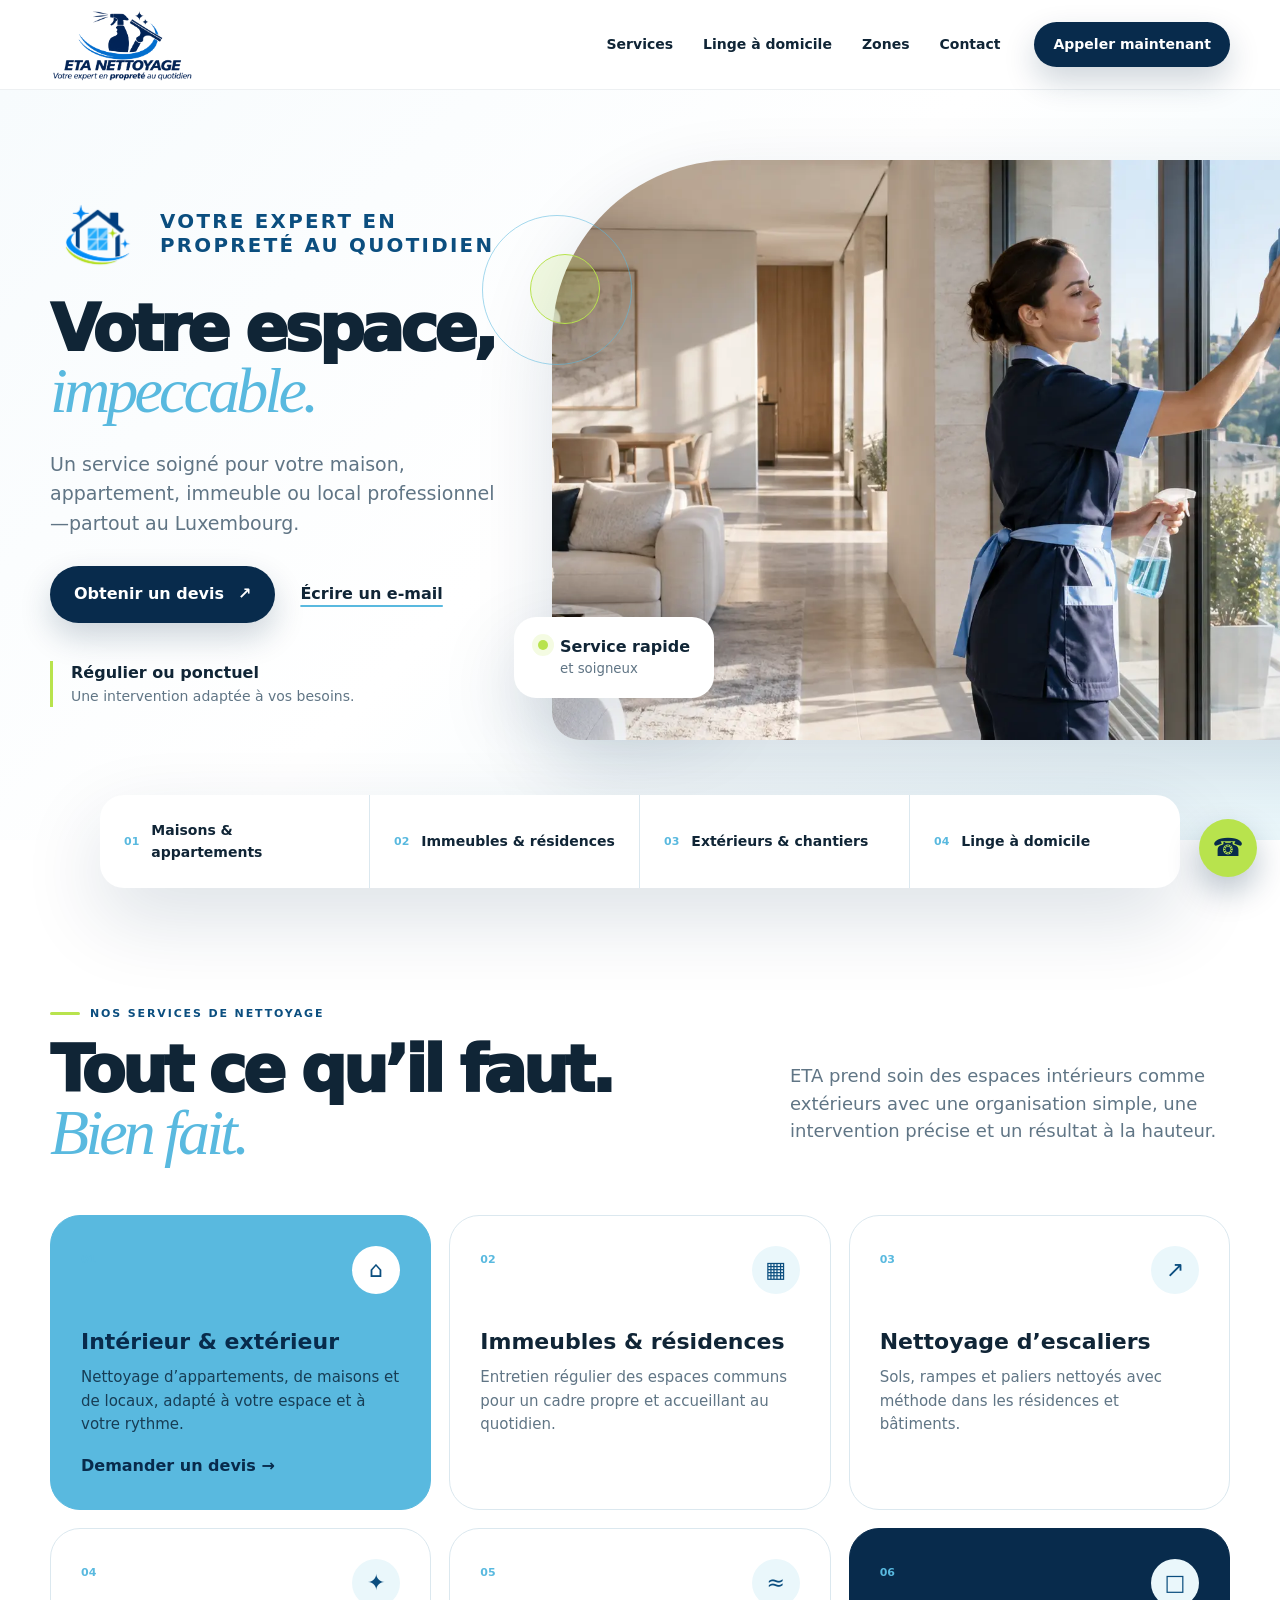
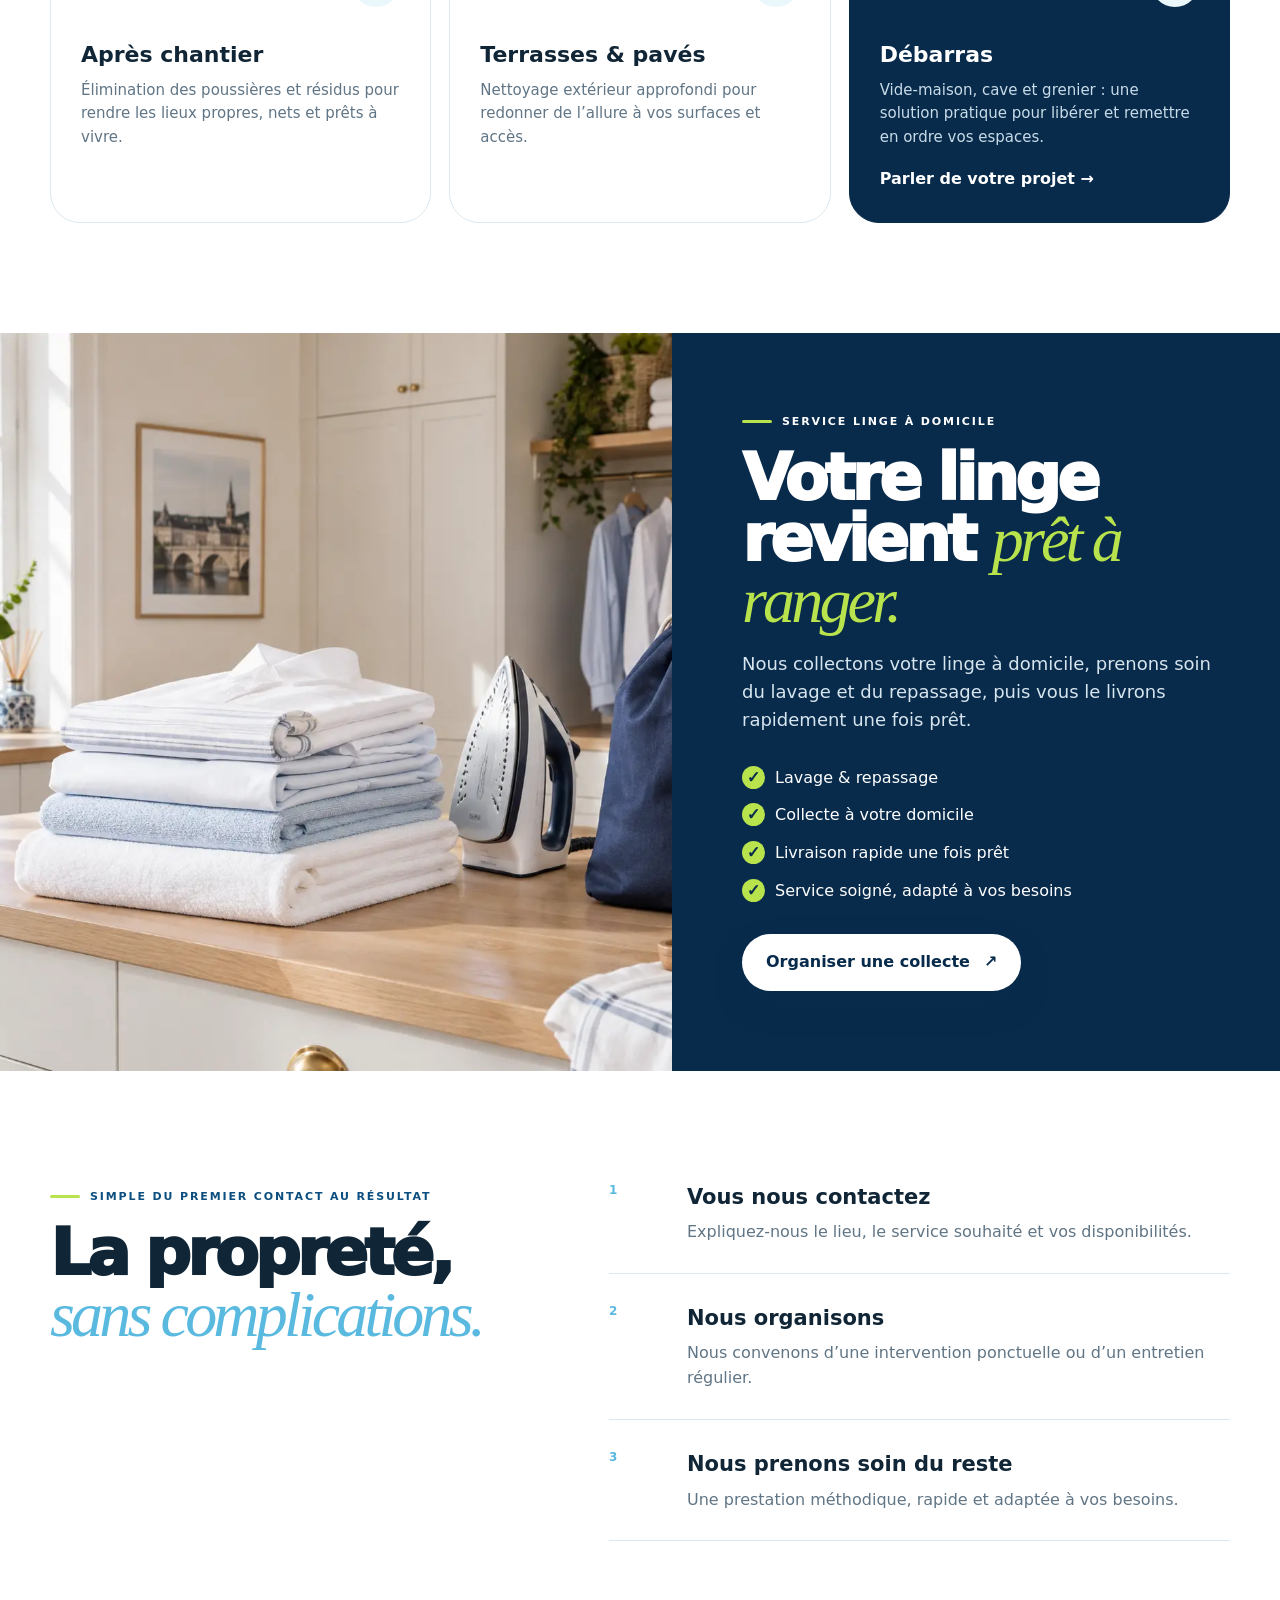
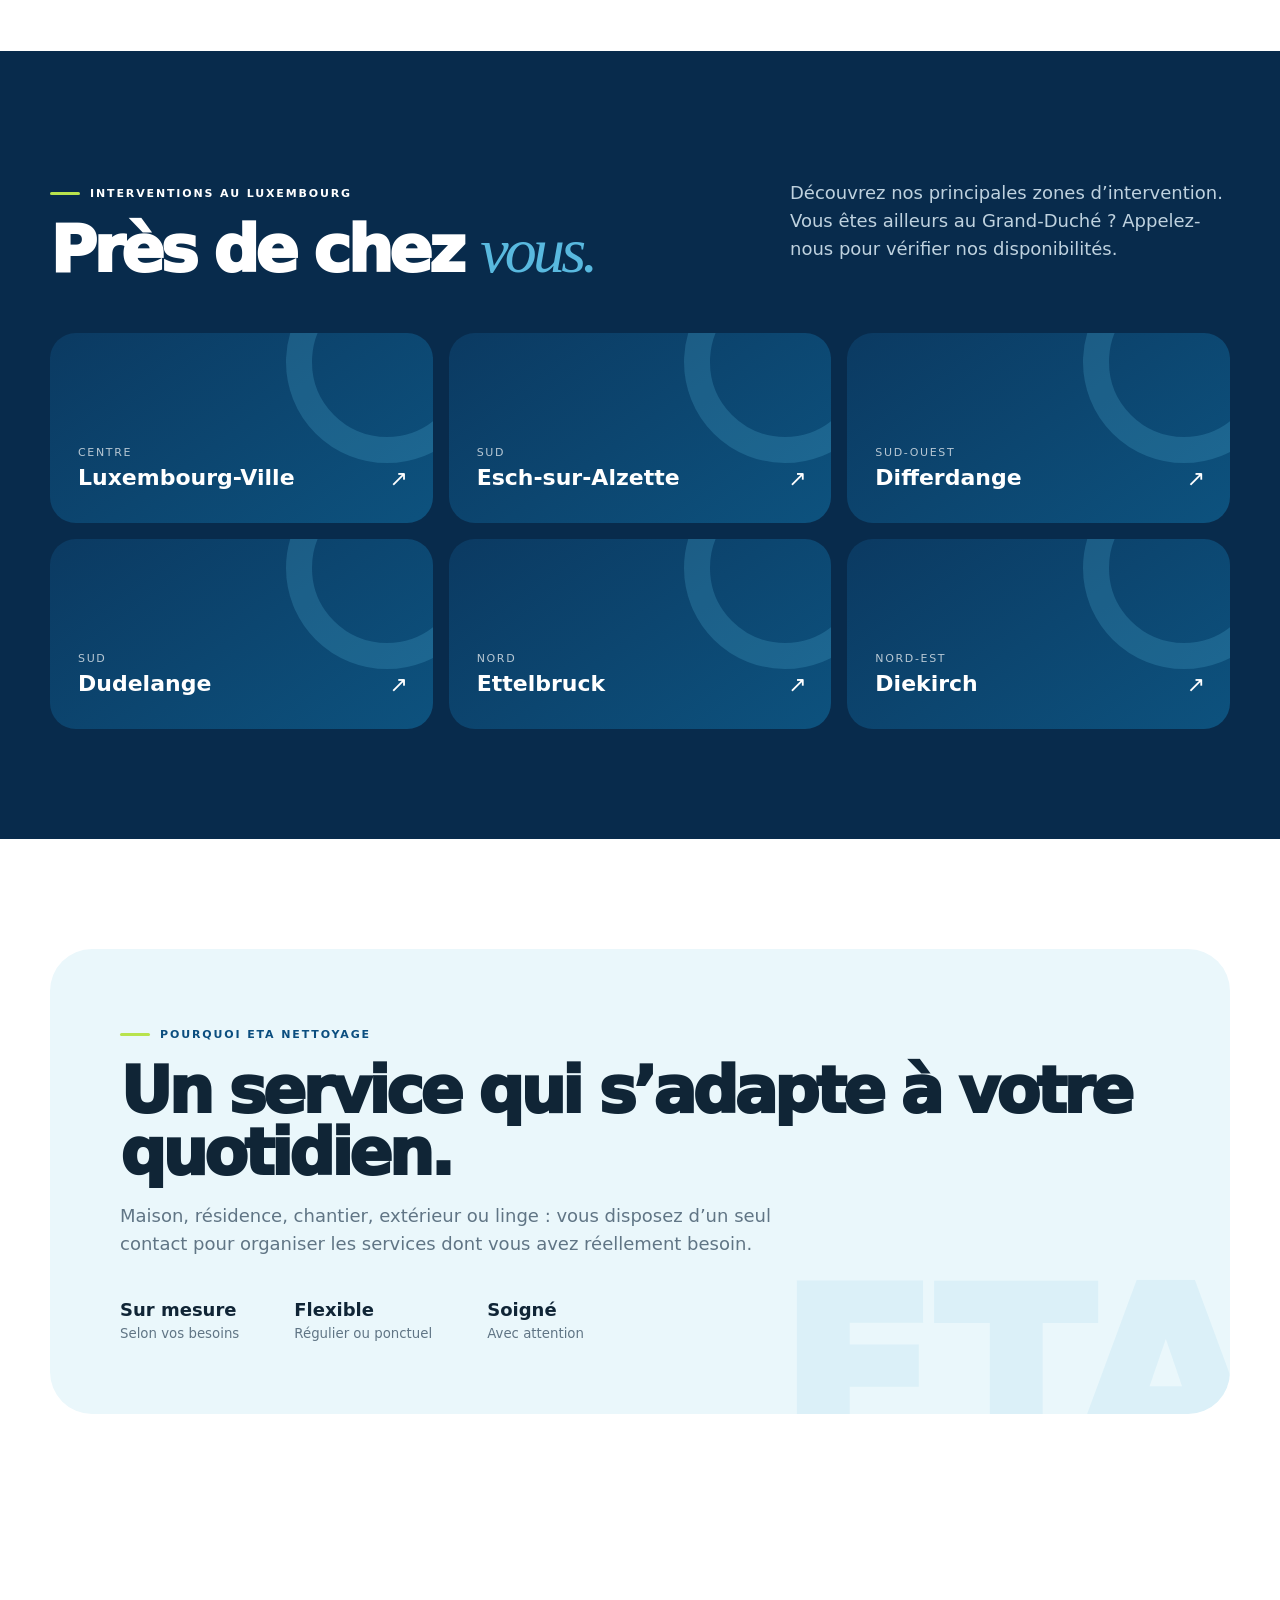
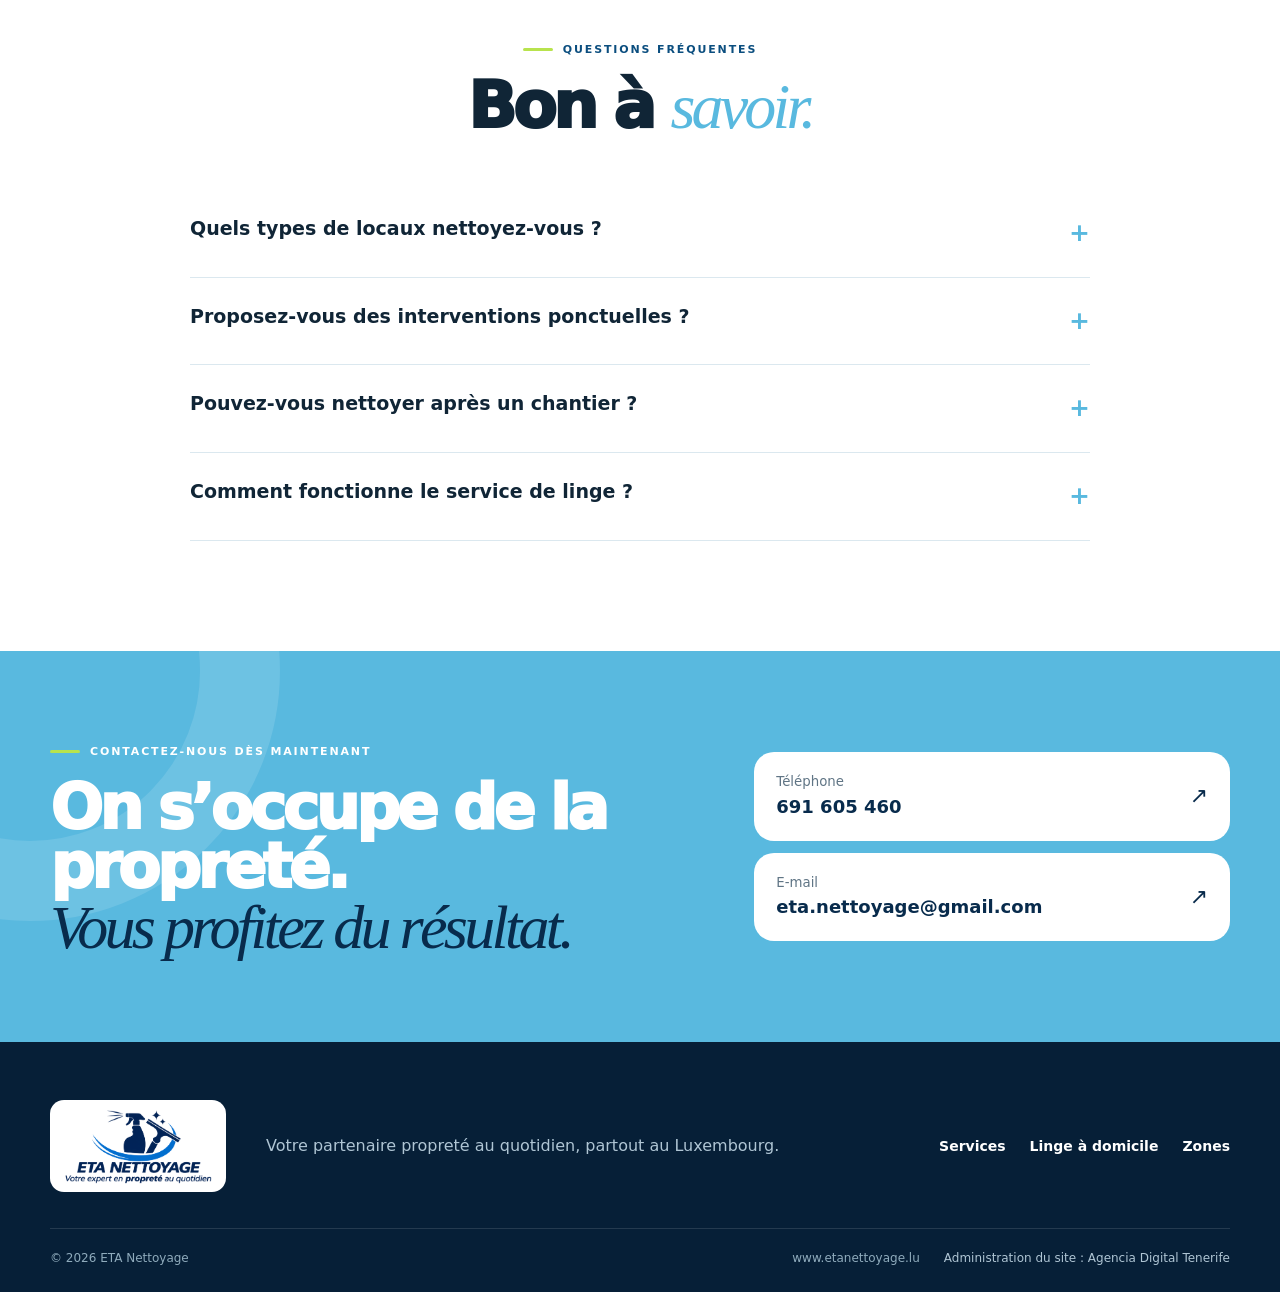
<file: index.html>
<!doctype html>
<html lang="fr">
<head>
  <meta charset="utf-8">
  <meta name="viewport" content="width=device-width, initial-scale=1">
  <title>Entreprise de nettoyage au Luxembourg | ETA Nettoyage</title>
  <meta name="description" content="ETA Nettoyage : nettoyage intérieur et extérieur, immeubles, fin de chantier, terrasses, débarras et service de linge à domicile partout au Luxembourg.">
  <meta name="robots" content="index,follow,max-image-preview:large">
  <meta name="theme-color" content="#082b4c">
  <meta name="google-site-verification" content="jH4LxW99SN15o2cFHj6tkOvaTFBvIsA_Fdm3TJ3tTUI" />
  <link rel="canonical" href="https://etanettoyage.lu/">
  <link rel="icon" href="assets/favicon.svg" type="image/svg+xml">
  <link rel="preload" as="image" href="assets/nettoyage-luxembourg.webp" type="image/webp">
  <link rel="stylesheet" href="styles.css">
  <script type="application/ld+json">
  {"@context":"https://schema.org","@type":"CleaningService","name":"ETA Nettoyage","url":"https://etanettoyage.lu/","telephone":"+352691605460","email":"eta.nettoyage@gmail.com","areaServed":["Luxembourg","Luxembourg-Ville","Esch-sur-Alzette","Differdange","Dudelange","Ettelbruck","Diekirch"],"description":"Nettoyage intérieur et extérieur, entretien d'immeubles, nettoyage après chantier, débarras et service de linge à domicile au Luxembourg."}
  </script>
</head>
<body>
  <header class="site-header">
    <a class="brand" href="#accueil" aria-label="ETA Nettoyage, accueil">
      <img class="brand-logo" src="assets/eta-logo.png" alt="ETA Nettoyage" width="236" height="80">
    </a>
    <button class="menu-toggle" aria-expanded="false" aria-controls="main-nav" aria-label="Ouvrir le menu"><span></span><span></span></button>
    <nav id="main-nav" class="main-nav" aria-label="Navigation principale">
      <a href="#services">Services</a><a href="#linge">Linge à domicile</a><a href="#zones">Zones</a><a href="#contact">Contact</a>
    </nav>
    <a class="button button-small header-call" href="tel:+352691605460">Appeler maintenant</a>
  </header>

  <main id="accueil">
    <section class="hero">
      <div class="hero-copy">
        <span class="eyebrow hero-eyebrow"><span class="hero-logo-symbol" aria-hidden="true"><img src="assets/spotless-home.png" alt=""></span><span>Votre expert en propreté au quotidien</span></span>
        <h1>Votre espace,<br><em>impeccable.</em></h1>
        <p>Un service soigné pour votre maison, appartement, immeuble ou local professionnel—partout au Luxembourg.</p>
        <div class="hero-actions">
          <a class="button" href="tel:+352691605460">Obtenir un devis <span>↗</span></a>
          <a class="text-link" href="mailto:eta.nettoyage@gmail.com">Écrire un e-mail</a>
        </div>
        <div class="hero-proof"><b>Régulier ou ponctuel</b><span>Une intervention adaptée à vos besoins.</span></div>
      </div>
      <div class="hero-visual">
        <div class="image-frame"><img src="assets/nettoyage-luxembourg.webp" alt="Nettoyage professionnel d'un appartement lumineux au Luxembourg" width="1800" height="1012"></div>
        <div class="orbit orbit-one"></div><div class="orbit orbit-two"></div>
        <div class="availability"><span></span><b>Service rapide</b><small>et soigneux</small></div>
      </div>
    </section>

    <section class="trust-strip" aria-label="Nos engagements">
      <div><span>01</span><b>Maisons & appartements</b></div>
      <div><span>02</span><b>Immeubles & résidences</b></div>
      <div><span>03</span><b>Extérieurs & chantiers</b></div>
      <div><span>04</span><b>Linge à domicile</b></div>
    </section>

    <section id="services" class="section services wrap">
      <div class="section-heading split">
        <div><span class="eyebrow">Nos services de nettoyage</span><h2>Tout ce qu’il faut.<br><em>Bien fait.</em></h2></div>
        <p>ETA prend soin des espaces intérieurs comme extérieurs avec une organisation simple, une intervention précise et un résultat à la hauteur.</p>
      </div>
      <div class="service-grid">
        <article class="service-card featured"><span class="service-no">01</span><span class="service-icon">⌂</span><h3>Intérieur & extérieur</h3><p>Nettoyage d’appartements, de maisons et de locaux, adapté à votre espace et à votre rythme.</p><a href="tel:+352691605460">Demander un devis →</a></article>
        <article class="service-card"><span class="service-no">02</span><span class="service-icon">▦</span><h3>Immeubles & résidences</h3><p>Entretien régulier des espaces communs pour un cadre propre et accueillant au quotidien.</p></article>
        <article class="service-card"><span class="service-no">03</span><span class="service-icon">↗</span><h3>Nettoyage d’escaliers</h3><p>Sols, rampes et paliers nettoyés avec méthode dans les résidences et bâtiments.</p></article>
        <article class="service-card"><span class="service-no">04</span><span class="service-icon">✦</span><h3>Après chantier</h3><p>Élimination des poussières et résidus pour rendre les lieux propres, nets et prêts à vivre.</p></article>
        <article class="service-card"><span class="service-no">05</span><span class="service-icon">≈</span><h3>Terrasses & pavés</h3><p>Nettoyage extérieur approfondi pour redonner de l’allure à vos surfaces et accès.</p></article>
        <article class="service-card dark"><span class="service-no">06</span><span class="service-icon">□</span><h3>Débarras</h3><p>Vide-maison, cave et grenier : une solution pratique pour libérer et remettre en ordre vos espaces.</p><a href="tel:+352691605460">Parler de votre projet →</a></article>
      </div>
    </section>

    <section id="linge" class="laundry">
      <div class="laundry-image"><img src="assets/service-linge-domicile.webp" alt="Service de lavage et repassage à domicile au Luxembourg" width="1600" height="1200" loading="lazy"></div>
      <div class="laundry-copy">
        <span class="eyebrow light">Service linge à domicile</span>
        <h2>Votre linge revient <em>prêt à ranger.</em></h2>
        <p>Nous collectons votre linge à domicile, prenons soin du lavage et du repassage, puis vous le livrons rapidement une fois prêt.</p>
        <ul>
          <li><span>✓</span>Lavage & repassage</li>
          <li><span>✓</span>Collecte à votre domicile</li>
          <li><span>✓</span>Livraison rapide une fois prêt</li>
          <li><span>✓</span>Service soigné, adapté à vos besoins</li>
        </ul>
        <a class="button button-white" href="tel:+352691605460">Organiser une collecte <span>↗</span></a>
      </div>
    </section>

    <section class="section method wrap">
      <div class="method-intro"><span class="eyebrow">Simple du premier contact au résultat</span><h2>La propreté,<br><em>sans complications.</em></h2></div>
      <div class="steps">
        <article><b>1</b><div><h3>Vous nous contactez</h3><p>Expliquez-nous le lieu, le service souhaité et vos disponibilités.</p></div></article>
        <article><b>2</b><div><h3>Nous organisons</h3><p>Nous convenons d’une intervention ponctuelle ou d’un entretien régulier.</p></div></article>
        <article><b>3</b><div><h3>Nous prenons soin du reste</h3><p>Une prestation méthodique, rapide et adaptée à vos besoins.</p></div></article>
      </div>
    </section>

    <section id="zones" class="section areas">
      <div class="wrap">
        <div class="section-heading split"><div><span class="eyebrow light">Interventions au Luxembourg</span><h2>Près de chez <em>vous.</em></h2></div><p>Découvrez nos principales zones d’intervention. Vous êtes ailleurs au Grand-Duché ? Appelez-nous pour vérifier nos disponibilités.</p></div>
        <div class="area-grid">
          <a href="villes/luxembourg-ville.html"><span>Centre</span><b>Luxembourg-Ville</b><i>↗</i></a>
          <a href="villes/esch-sur-alzette.html"><span>Sud</span><b>Esch-sur-Alzette</b><i>↗</i></a>
          <a href="villes/differdange.html"><span>Sud-Ouest</span><b>Differdange</b><i>↗</i></a>
          <a href="villes/dudelange.html"><span>Sud</span><b>Dudelange</b><i>↗</i></a>
          <a href="villes/ettelbruck.html"><span>Nord</span><b>Ettelbruck</b><i>↗</i></a>
          <a href="villes/diekirch.html"><span>Nord-Est</span><b>Diekirch</b><i>↗</i></a>
        </div>
      </div>
    </section>

    <section class="section promise wrap">
      <div class="promise-card"><span class="eyebrow">Pourquoi ETA Nettoyage</span><h2>Un service qui s’adapte à votre quotidien.</h2><p>Maison, résidence, chantier, extérieur ou linge : vous disposez d’un seul contact pour organiser les services dont vous avez réellement besoin.</p><div class="promise-points"><span><b>Sur mesure</b><small>Selon vos besoins</small></span><span><b>Flexible</b><small>Régulier ou ponctuel</small></span><span><b>Soigné</b><small>Avec attention</small></span></div></div>
    </section>

    <section class="section faq wrap">
      <div class="section-heading centered"><span class="eyebrow">Questions fréquentes</span><h2>Bon à <em>savoir.</em></h2></div>
      <div class="faq-list">
        <details><summary>Quels types de locaux nettoyez-vous ?<span>+</span></summary><p>Nous intervenons dans les appartements, maisons, locaux, immeubles et résidences, à l’intérieur comme à l’extérieur.</p></details>
        <details><summary>Proposez-vous des interventions ponctuelles ?<span>+</span></summary><p>Oui. Nos services peuvent être organisés ponctuellement ou régulièrement, selon votre situation.</p></details>
        <details><summary>Pouvez-vous nettoyer après un chantier ?<span>+</span></summary><p>Oui, nous proposons un nettoyage après chantier ainsi que le nettoyage des terrasses, pavés et autres surfaces extérieures.</p></details>
        <details><summary>Comment fonctionne le service de linge ?<span>+</span></summary><p>Nous collectons votre linge à domicile, assurons le lavage et le repassage, puis le livrons rapidement une fois prêt.</p></details>
      </div>
    </section>

    <section id="contact" class="contact">
      <div class="contact-glow"></div>
      <div class="wrap contact-inner">
        <div><span class="eyebrow light">Contactez-nous dès maintenant</span><h2>On s’occupe de la propreté.<br><em>Vous profitez du résultat.</em></h2></div>
        <div class="contact-actions"><a href="tel:+352691605460"><small>Téléphone</small><b>691 605 460</b><span>↗</span></a><a href="mailto:eta.nettoyage@gmail.com"><small>E-mail</small><b>eta.nettoyage@gmail.com</b><span>↗</span></a></div>
      </div>
    </section>
  </main>

  <footer class="footer"><div class="wrap footer-main"><a class="brand brand-footer" href="#accueil"><img class="brand-logo" src="assets/eta-logo.png" alt="ETA Nettoyage" width="236" height="80"></a><p>Votre partenaire propreté au quotidien, partout au Luxembourg.</p><div><a href="#services">Services</a><a href="#linge">Linge à domicile</a><a href="#zones">Zones</a></div></div><div class="wrap footer-bottom"><span>© 2026 ETA Nettoyage</span><div class="footer-links"><a href="https://etanettoyage.lu/">www.etanettoyage.lu</a><a class="site-credit" href="https://agenciadigitaltenerife.online/" target="_blank" rel="noopener">Administration du site : Agencia Digital Tenerife</a></div></div></footer>
  <a class="floating-call" href="tel:+352691605460" aria-label="Appeler ETA Nettoyage">☎</a>
  <script src="script.js"></script>
</body>
</html>
</file>
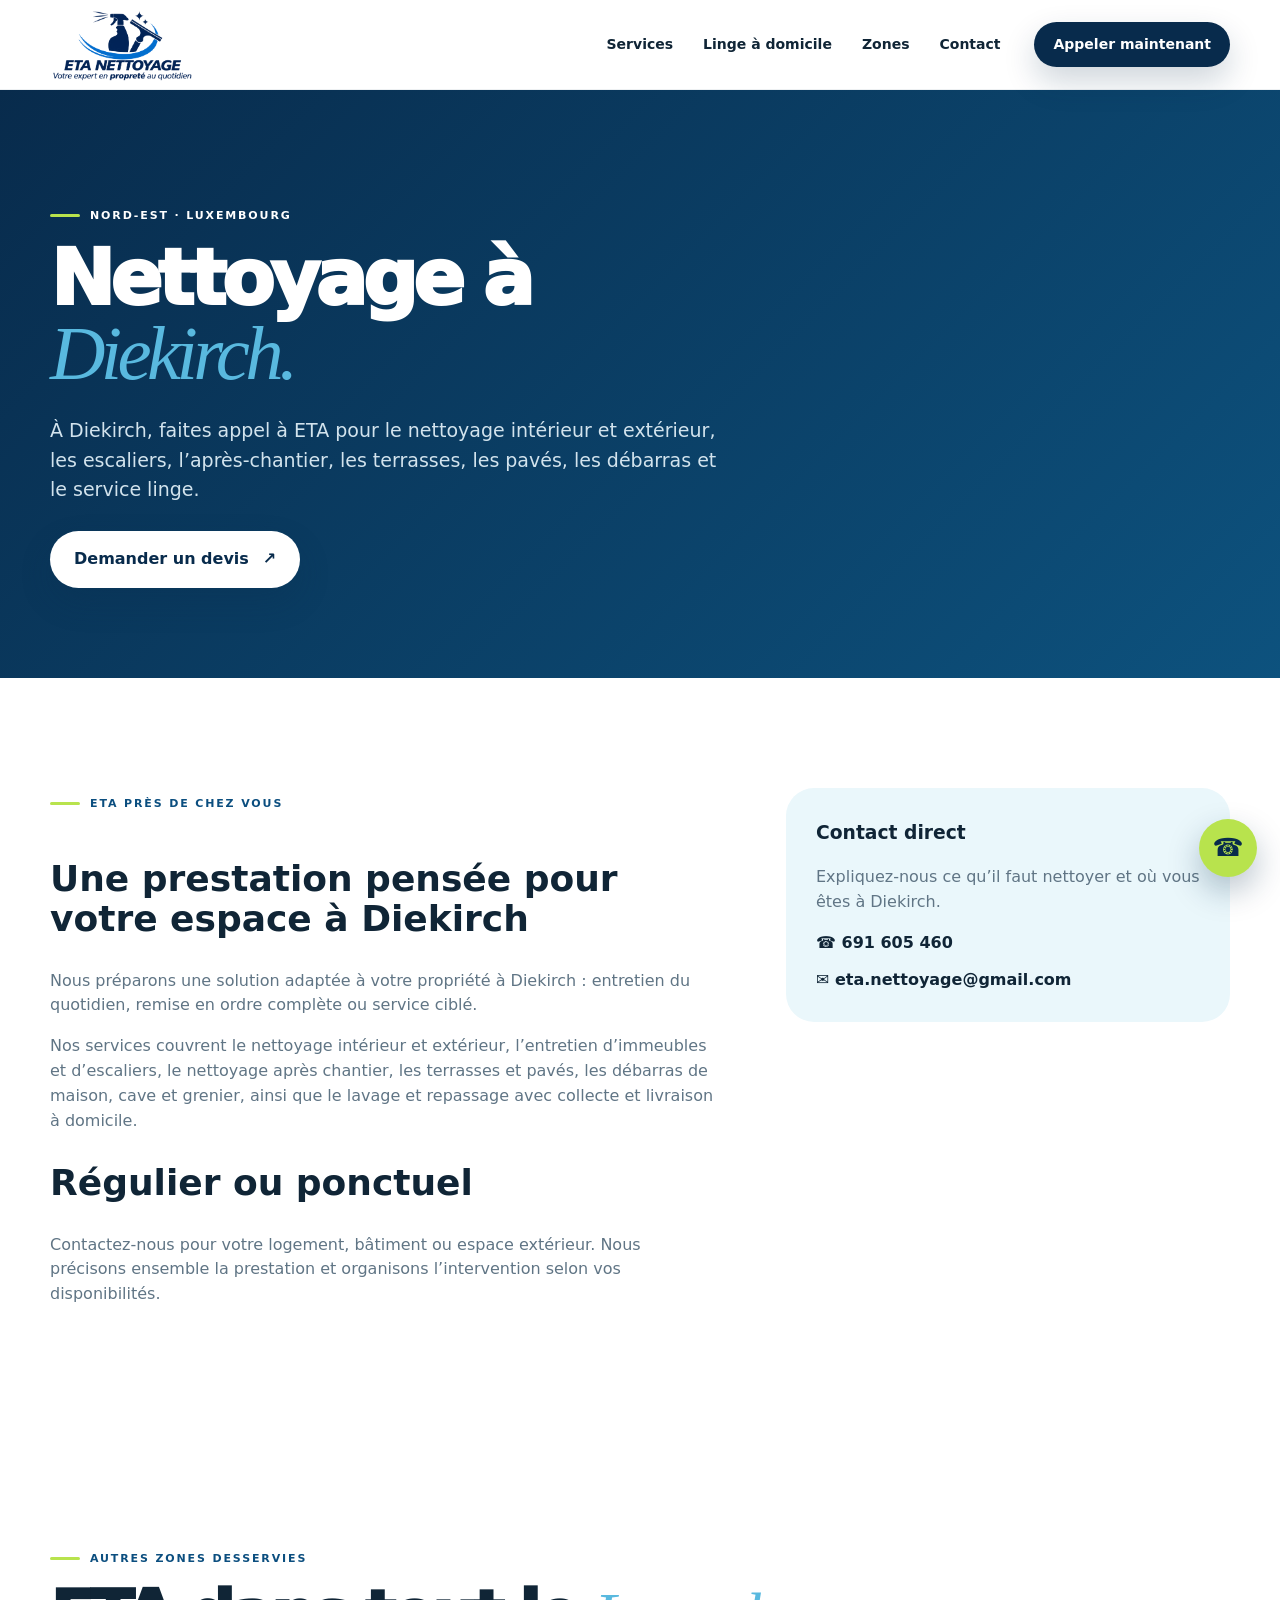
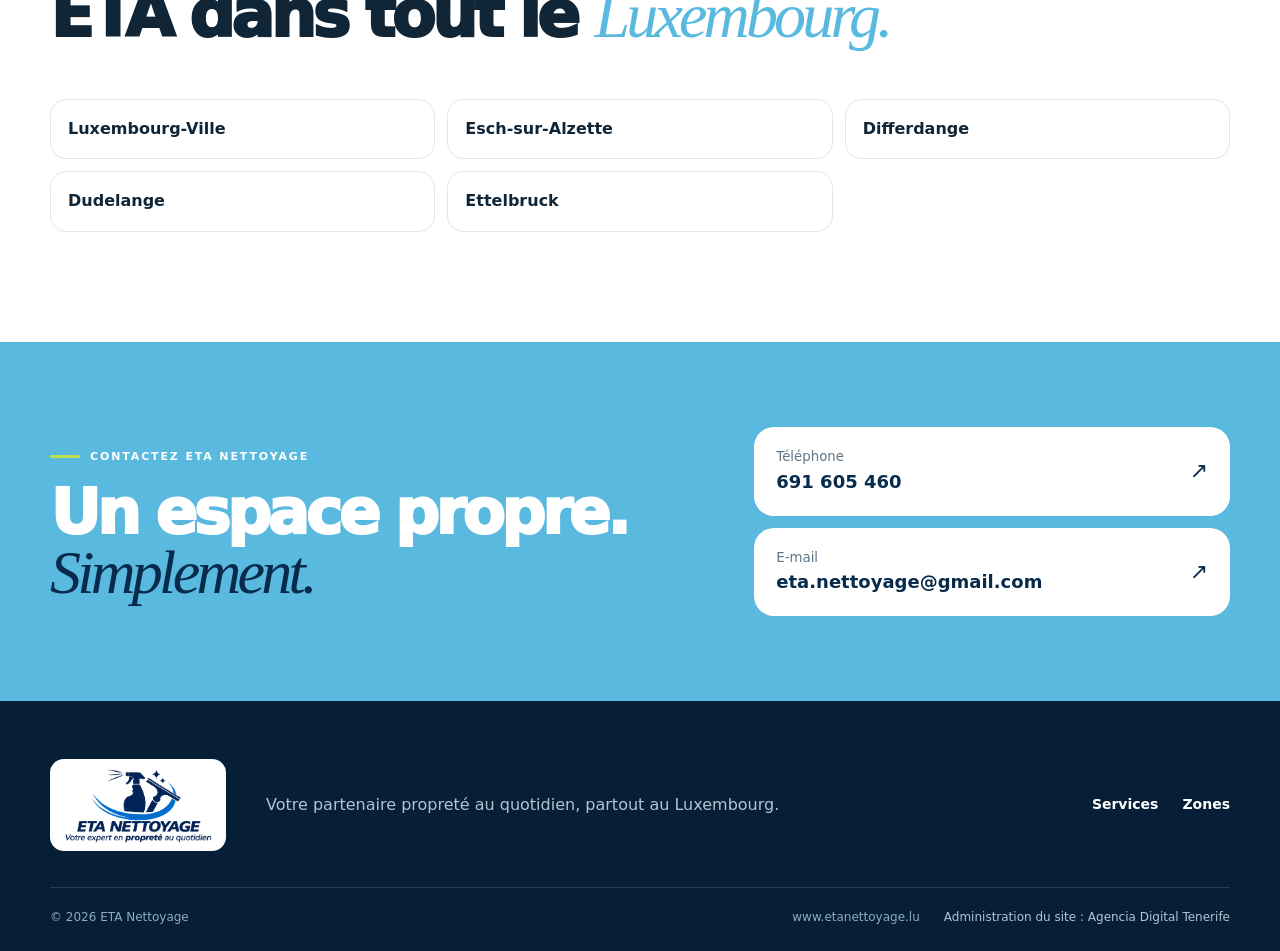
<file: villes/diekirch.html>
<!doctype html>
<html lang="fr"><head><meta charset="utf-8"><meta name="viewport" content="width=device-width,initial-scale=1">
<title>Service de nettoyage à Diekirch | ETA Nettoyage</title><meta name="description" content="À Diekirch, faites appel à ETA pour le nettoyage intérieur et extérieur, les escaliers, l’après-chantier, les terrasses, les pavés, les débarras et le service linge."><meta name="robots" content="index,follow,max-image-preview:large"><meta name="theme-color" content="#082b4c">
<link rel="canonical" href="https://etanettoyage.lu/villes/diekirch.html"><link rel="icon" href="../assets/favicon.svg" type="image/svg+xml"><link rel="stylesheet" href="../styles.css">
<script type="application/ld+json">{"@context":"https://schema.org","@type":"CleaningService","name":"ETA Nettoyage","url":"https://etanettoyage.lu/villes/diekirch.html","telephone":"+352691605460","email":"eta.nettoyage@gmail.com","areaServed":"Diekirch","description":"À Diekirch, faites appel à ETA pour le nettoyage intérieur et extérieur, les escaliers, l’après-chantier, les terrasses, les pavés, les débarras et le service linge."}</script></head>
<body><header class="site-header"><a class="brand" href="../index.html" aria-label="ETA Nettoyage, accueil"><img class="brand-logo" src="../assets/eta-logo.png" alt="ETA Nettoyage" width="236" height="80"></a><button class="menu-toggle" aria-expanded="false" aria-controls="main-nav" aria-label="Ouvrir le menu"><span></span><span></span></button><nav id="main-nav" class="main-nav"><a href="../index.html#services">Services</a><a href="../index.html#linge">Linge à domicile</a><a href="../index.html#zones">Zones</a><a href="../index.html#contact">Contact</a></nav><a class="button button-small header-call" href="tel:+352691605460">Appeler maintenant</a></header>
<main><section class="city-hero"><div class="wrap"><span class="eyebrow light">Nord-Est · Luxembourg</span><h1>Nettoyage à<br><em>Diekirch.</em></h1><p>À Diekirch, faites appel à ETA pour le nettoyage intérieur et extérieur, les escaliers, l’après-chantier, les terrasses, les pavés, les débarras et le service linge.</p><a class="button button-white" href="tel:+352691605460">Demander un devis <span>↗</span></a></div></section>
<section class="section wrap city-content"><article><span class="eyebrow">ETA près de chez vous</span><h2>Une prestation pensée pour votre espace à Diekirch</h2><p>Nous préparons une solution adaptée à votre propriété à Diekirch : entretien du quotidien, remise en ordre complète ou service ciblé.</p><p>Nos services couvrent le nettoyage intérieur et extérieur, l’entretien d’immeubles et d’escaliers, le nettoyage après chantier, les terrasses et pavés, les débarras de maison, cave et grenier, ainsi que le lavage et repassage avec collecte et livraison à domicile.</p><h2>Régulier ou ponctuel</h2><p>Contactez-nous pour votre logement, bâtiment ou espace extérieur. Nous précisons ensemble la prestation et organisons l’intervention selon vos disponibilités.</p></article><aside><h3>Contact direct</h3><p>Expliquez-nous ce qu’il faut nettoyer et où vous êtes à Diekirch.</p><a href="tel:+352691605460">☎ 691 605 460</a><a href="mailto:eta.nettoyage@gmail.com">✉ eta.nettoyage@gmail.com</a></aside></section>
<section class="section wrap"><div class="section-heading"><span class="eyebrow">Autres zones desservies</span><h2>ETA dans tout le <em>Luxembourg.</em></h2></div><div class="city-links"><a href="luxembourg-ville.html">Luxembourg-Ville</a><a href="esch-sur-alzette.html">Esch-sur-Alzette</a><a href="differdange.html">Differdange</a><a href="dudelange.html">Dudelange</a><a href="ettelbruck.html">Ettelbruck</a></div></section>
<section class="contact"><div class="wrap contact-inner"><div><span class="eyebrow light">Contactez ETA Nettoyage</span><h2>Un espace propre.<br><em>Simplement.</em></h2></div><div class="contact-actions"><a href="tel:+352691605460"><small>Téléphone</small><b>691 605 460</b><span>↗</span></a><a href="mailto:eta.nettoyage@gmail.com"><small>E-mail</small><b>eta.nettoyage@gmail.com</b><span>↗</span></a></div></div></section></main>
<footer class="footer"><div class="wrap footer-main"><a class="brand brand-footer" href="../index.html"><img class="brand-logo" src="../assets/eta-logo.png" alt="ETA Nettoyage" width="236" height="80"></a><p>Votre partenaire propreté au quotidien, partout au Luxembourg.</p><div><a href="../index.html#services">Services</a><a href="../index.html#zones">Zones</a></div></div><div class="wrap footer-bottom"><span>© 2026 ETA Nettoyage</span><div class="footer-links"><a href="https://etanettoyage.lu/">www.etanettoyage.lu</a><a class="site-credit" href="https://agenciadigitaltenerife.online/" target="_blank" rel="noopener">Administration du site : Agencia Digital Tenerife</a></div></div></footer><a class="floating-call" href="tel:+352691605460" aria-label="Appeler ETA Nettoyage">☎</a><script src="../script.js"></script></body></html>
</file>
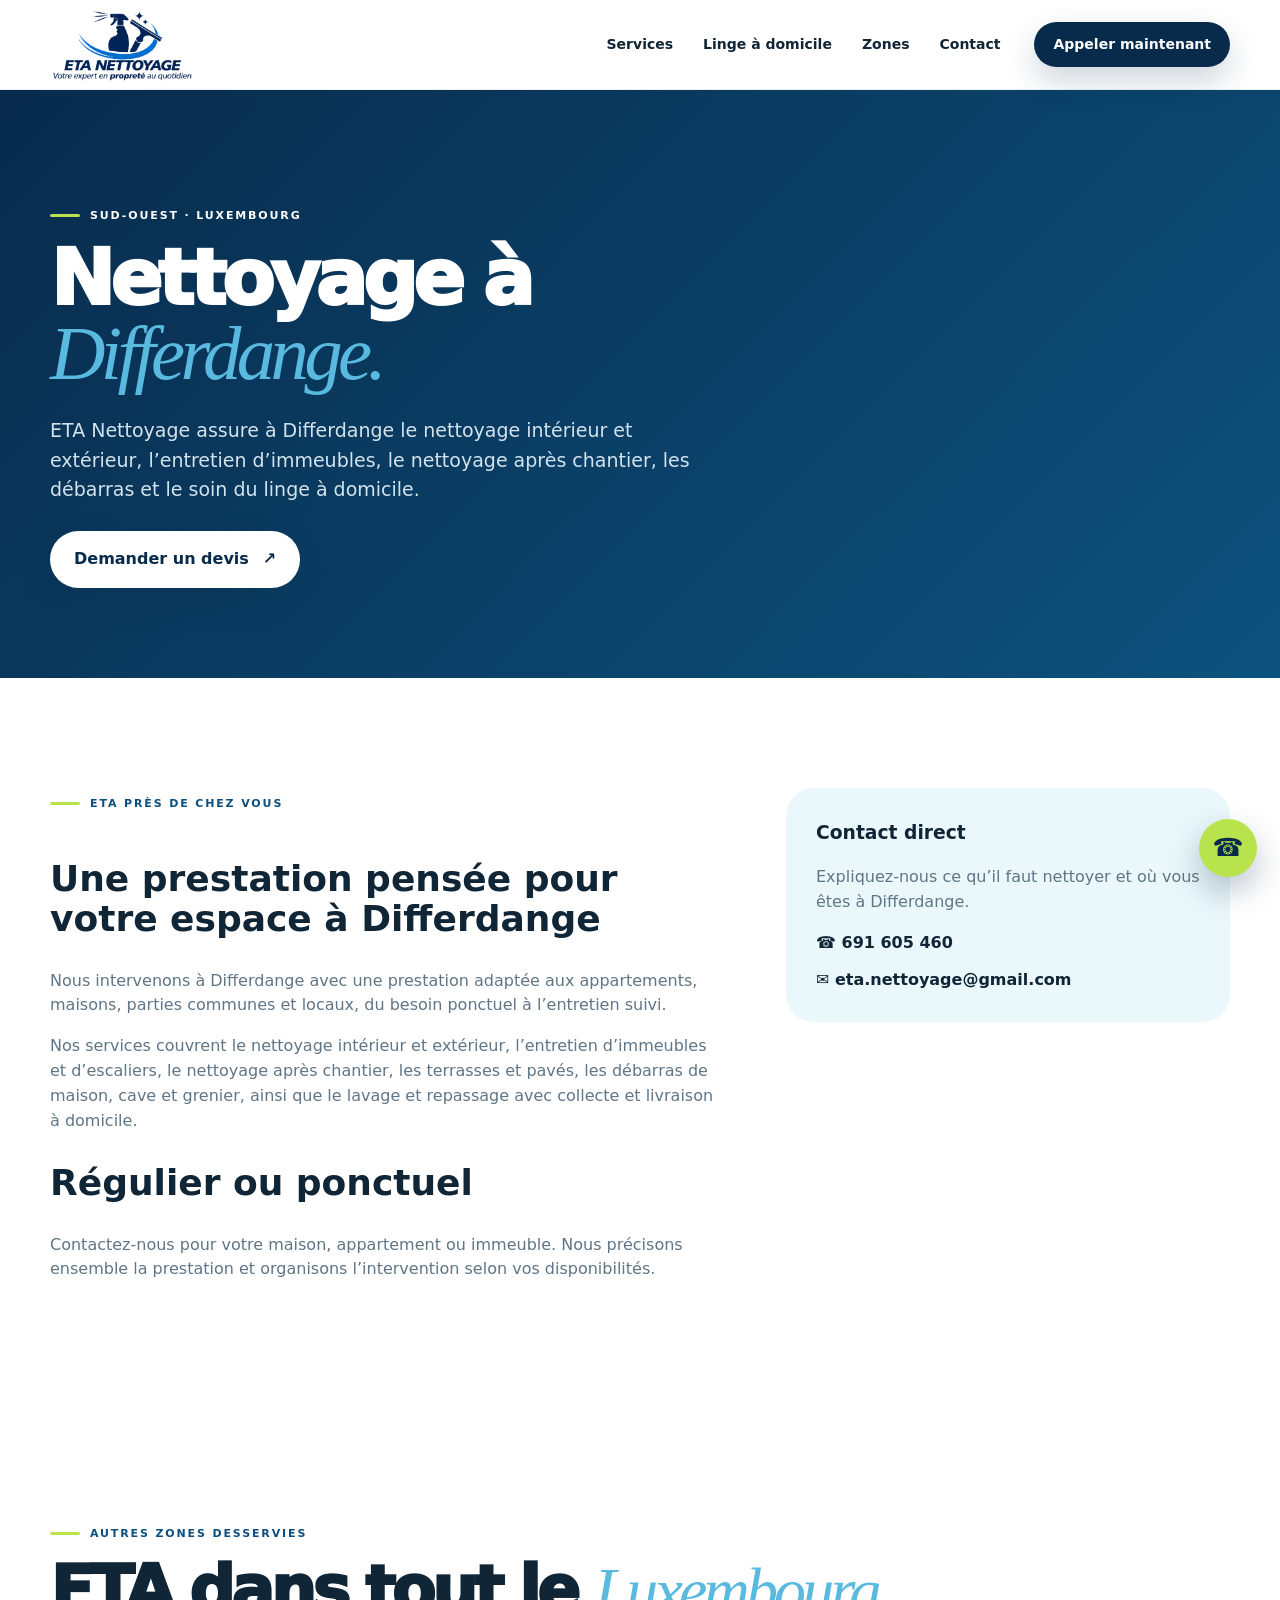
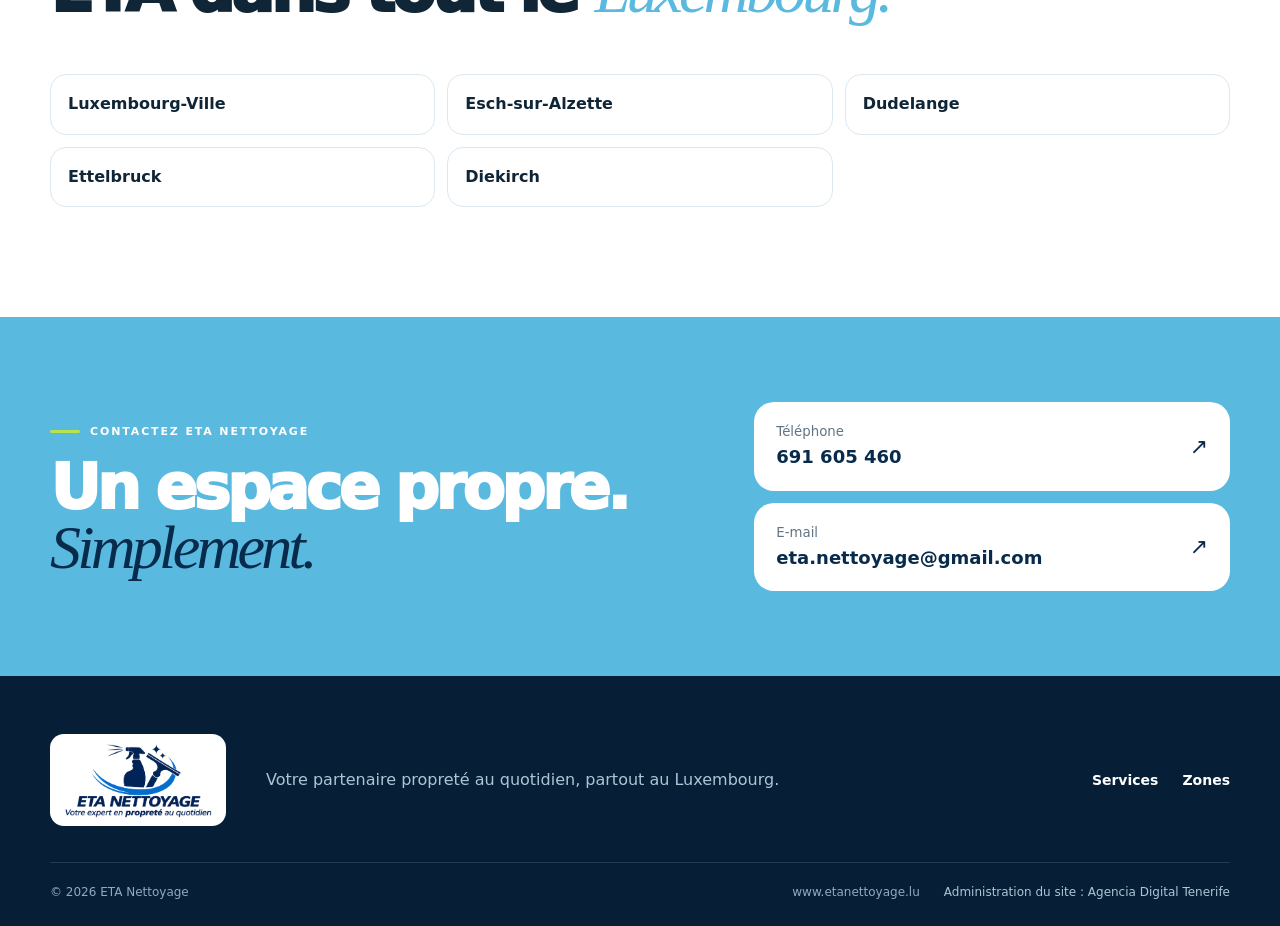
<file: villes/differdange.html>
<!doctype html>
<html lang="fr"><head><meta charset="utf-8"><meta name="viewport" content="width=device-width,initial-scale=1">
<title>Service de nettoyage à Differdange | ETA Nettoyage</title><meta name="description" content="ETA Nettoyage assure à Differdange le nettoyage intérieur et extérieur, l’entretien d’immeubles, le nettoyage après chantier, les débarras et le soin du linge à domicile."><meta name="robots" content="index,follow,max-image-preview:large"><meta name="theme-color" content="#082b4c">
<link rel="canonical" href="https://etanettoyage.lu/villes/differdange.html"><link rel="icon" href="../assets/favicon.svg" type="image/svg+xml"><link rel="stylesheet" href="../styles.css">
<script type="application/ld+json">{"@context":"https://schema.org","@type":"CleaningService","name":"ETA Nettoyage","url":"https://etanettoyage.lu/villes/differdange.html","telephone":"+352691605460","email":"eta.nettoyage@gmail.com","areaServed":"Differdange","description":"ETA Nettoyage assure à Differdange le nettoyage intérieur et extérieur, l’entretien d’immeubles, le nettoyage après chantier, les débarras et le soin du linge à domicile."}</script></head>
<body><header class="site-header"><a class="brand" href="../index.html" aria-label="ETA Nettoyage, accueil"><img class="brand-logo" src="../assets/eta-logo.png" alt="ETA Nettoyage" width="236" height="80"></a><button class="menu-toggle" aria-expanded="false" aria-controls="main-nav" aria-label="Ouvrir le menu"><span></span><span></span></button><nav id="main-nav" class="main-nav"><a href="../index.html#services">Services</a><a href="../index.html#linge">Linge à domicile</a><a href="../index.html#zones">Zones</a><a href="../index.html#contact">Contact</a></nav><a class="button button-small header-call" href="tel:+352691605460">Appeler maintenant</a></header>
<main><section class="city-hero"><div class="wrap"><span class="eyebrow light">Sud-Ouest · Luxembourg</span><h1>Nettoyage à<br><em>Differdange.</em></h1><p>ETA Nettoyage assure à Differdange le nettoyage intérieur et extérieur, l’entretien d’immeubles, le nettoyage après chantier, les débarras et le soin du linge à domicile.</p><a class="button button-white" href="tel:+352691605460">Demander un devis <span>↗</span></a></div></section>
<section class="section wrap city-content"><article><span class="eyebrow">ETA près de chez vous</span><h2>Une prestation pensée pour votre espace à Differdange</h2><p>Nous intervenons à Differdange avec une prestation adaptée aux appartements, maisons, parties communes et locaux, du besoin ponctuel à l’entretien suivi.</p><p>Nos services couvrent le nettoyage intérieur et extérieur, l’entretien d’immeubles et d’escaliers, le nettoyage après chantier, les terrasses et pavés, les débarras de maison, cave et grenier, ainsi que le lavage et repassage avec collecte et livraison à domicile.</p><h2>Régulier ou ponctuel</h2><p>Contactez-nous pour votre maison, appartement ou immeuble. Nous précisons ensemble la prestation et organisons l’intervention selon vos disponibilités.</p></article><aside><h3>Contact direct</h3><p>Expliquez-nous ce qu’il faut nettoyer et où vous êtes à Differdange.</p><a href="tel:+352691605460">☎ 691 605 460</a><a href="mailto:eta.nettoyage@gmail.com">✉ eta.nettoyage@gmail.com</a></aside></section>
<section class="section wrap"><div class="section-heading"><span class="eyebrow">Autres zones desservies</span><h2>ETA dans tout le <em>Luxembourg.</em></h2></div><div class="city-links"><a href="luxembourg-ville.html">Luxembourg-Ville</a><a href="esch-sur-alzette.html">Esch-sur-Alzette</a><a href="dudelange.html">Dudelange</a><a href="ettelbruck.html">Ettelbruck</a><a href="diekirch.html">Diekirch</a></div></section>
<section class="contact"><div class="wrap contact-inner"><div><span class="eyebrow light">Contactez ETA Nettoyage</span><h2>Un espace propre.<br><em>Simplement.</em></h2></div><div class="contact-actions"><a href="tel:+352691605460"><small>Téléphone</small><b>691 605 460</b><span>↗</span></a><a href="mailto:eta.nettoyage@gmail.com"><small>E-mail</small><b>eta.nettoyage@gmail.com</b><span>↗</span></a></div></div></section></main>
<footer class="footer"><div class="wrap footer-main"><a class="brand brand-footer" href="../index.html"><img class="brand-logo" src="../assets/eta-logo.png" alt="ETA Nettoyage" width="236" height="80"></a><p>Votre partenaire propreté au quotidien, partout au Luxembourg.</p><div><a href="../index.html#services">Services</a><a href="../index.html#zones">Zones</a></div></div><div class="wrap footer-bottom"><span>© 2026 ETA Nettoyage</span><div class="footer-links"><a href="https://etanettoyage.lu/">www.etanettoyage.lu</a><a class="site-credit" href="https://agenciadigitaltenerife.online/" target="_blank" rel="noopener">Administration du site : Agencia Digital Tenerife</a></div></div></footer><a class="floating-call" href="tel:+352691605460" aria-label="Appeler ETA Nettoyage">☎</a><script src="../script.js"></script></body></html>
</file>
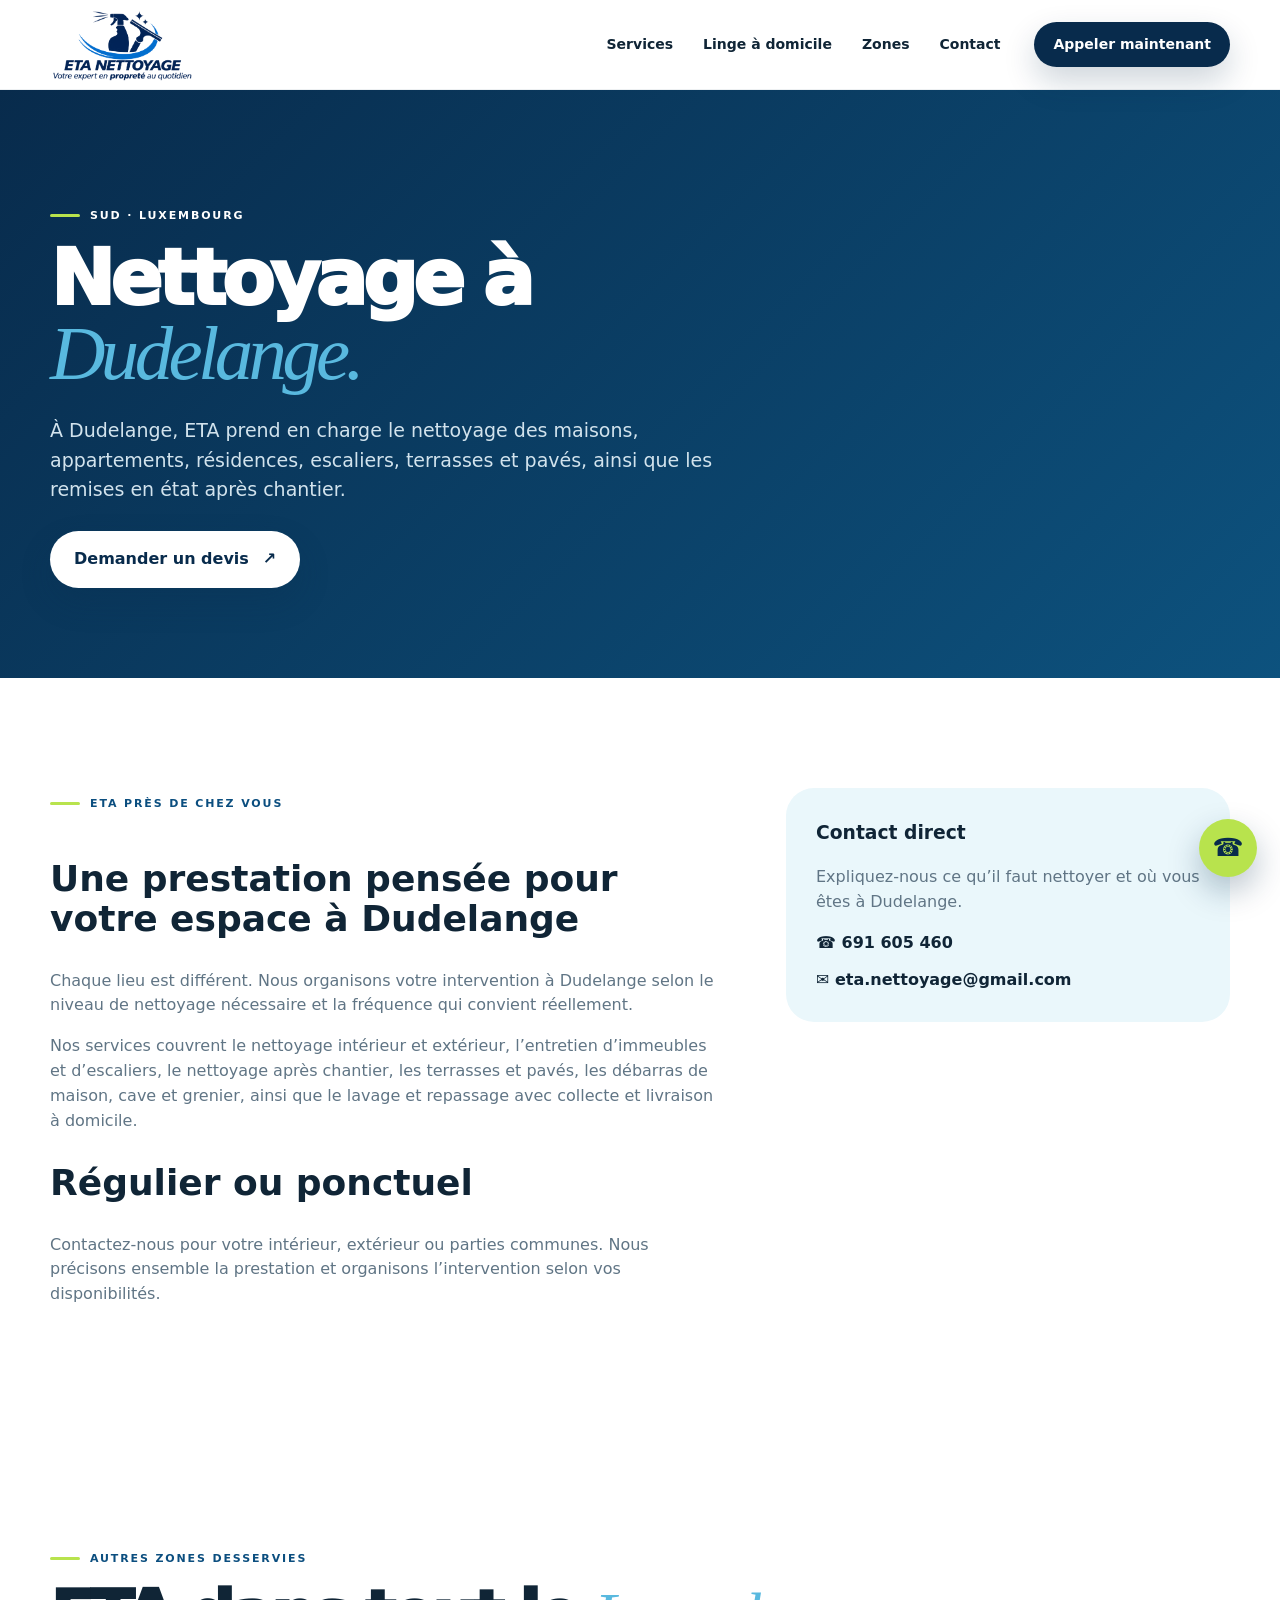
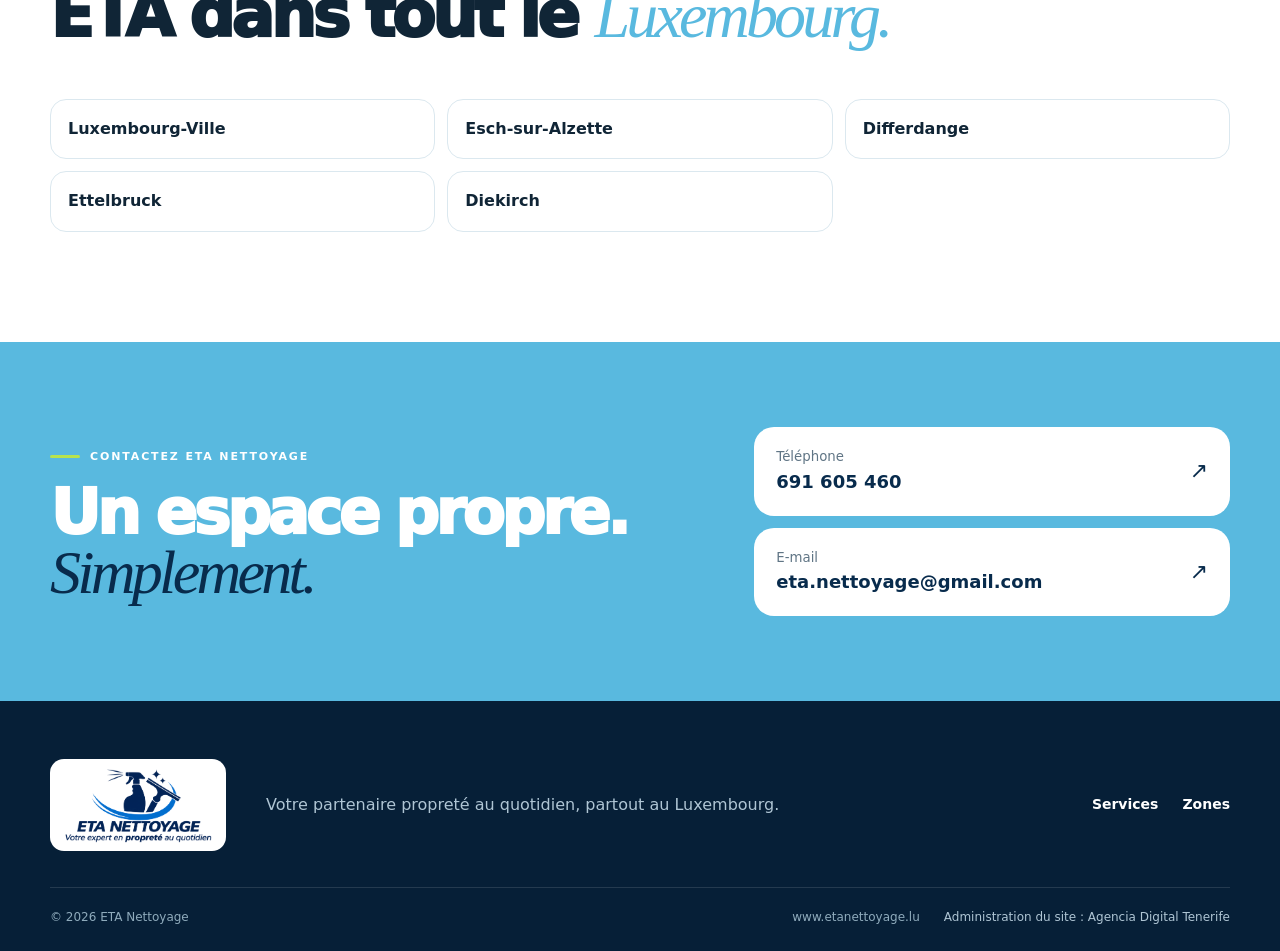
<file: villes/dudelange.html>
<!doctype html>
<html lang="fr"><head><meta charset="utf-8"><meta name="viewport" content="width=device-width,initial-scale=1">
<title>Nettoyage maison et immeuble à Dudelange | ETA Nettoyage</title><meta name="description" content="À Dudelange, ETA prend en charge le nettoyage des maisons, appartements, résidences, escaliers, terrasses et pavés, ainsi que les remises en état après chantier."><meta name="robots" content="index,follow,max-image-preview:large"><meta name="theme-color" content="#082b4c">
<link rel="canonical" href="https://etanettoyage.lu/villes/dudelange.html"><link rel="icon" href="../assets/favicon.svg" type="image/svg+xml"><link rel="stylesheet" href="../styles.css">
<script type="application/ld+json">{"@context":"https://schema.org","@type":"CleaningService","name":"ETA Nettoyage","url":"https://etanettoyage.lu/villes/dudelange.html","telephone":"+352691605460","email":"eta.nettoyage@gmail.com","areaServed":"Dudelange","description":"À Dudelange, ETA prend en charge le nettoyage des maisons, appartements, résidences, escaliers, terrasses et pavés, ainsi que les remises en état après chantier."}</script></head>
<body><header class="site-header"><a class="brand" href="../index.html" aria-label="ETA Nettoyage, accueil"><img class="brand-logo" src="../assets/eta-logo.png" alt="ETA Nettoyage" width="236" height="80"></a><button class="menu-toggle" aria-expanded="false" aria-controls="main-nav" aria-label="Ouvrir le menu"><span></span><span></span></button><nav id="main-nav" class="main-nav"><a href="../index.html#services">Services</a><a href="../index.html#linge">Linge à domicile</a><a href="../index.html#zones">Zones</a><a href="../index.html#contact">Contact</a></nav><a class="button button-small header-call" href="tel:+352691605460">Appeler maintenant</a></header>
<main><section class="city-hero"><div class="wrap"><span class="eyebrow light">Sud · Luxembourg</span><h1>Nettoyage à<br><em>Dudelange.</em></h1><p>À Dudelange, ETA prend en charge le nettoyage des maisons, appartements, résidences, escaliers, terrasses et pavés, ainsi que les remises en état après chantier.</p><a class="button button-white" href="tel:+352691605460">Demander un devis <span>↗</span></a></div></section>
<section class="section wrap city-content"><article><span class="eyebrow">ETA près de chez vous</span><h2>Une prestation pensée pour votre espace à Dudelange</h2><p>Chaque lieu est différent. Nous organisons votre intervention à Dudelange selon le niveau de nettoyage nécessaire et la fréquence qui convient réellement.</p><p>Nos services couvrent le nettoyage intérieur et extérieur, l’entretien d’immeubles et d’escaliers, le nettoyage après chantier, les terrasses et pavés, les débarras de maison, cave et grenier, ainsi que le lavage et repassage avec collecte et livraison à domicile.</p><h2>Régulier ou ponctuel</h2><p>Contactez-nous pour votre intérieur, extérieur ou parties communes. Nous précisons ensemble la prestation et organisons l’intervention selon vos disponibilités.</p></article><aside><h3>Contact direct</h3><p>Expliquez-nous ce qu’il faut nettoyer et où vous êtes à Dudelange.</p><a href="tel:+352691605460">☎ 691 605 460</a><a href="mailto:eta.nettoyage@gmail.com">✉ eta.nettoyage@gmail.com</a></aside></section>
<section class="section wrap"><div class="section-heading"><span class="eyebrow">Autres zones desservies</span><h2>ETA dans tout le <em>Luxembourg.</em></h2></div><div class="city-links"><a href="luxembourg-ville.html">Luxembourg-Ville</a><a href="esch-sur-alzette.html">Esch-sur-Alzette</a><a href="differdange.html">Differdange</a><a href="ettelbruck.html">Ettelbruck</a><a href="diekirch.html">Diekirch</a></div></section>
<section class="contact"><div class="wrap contact-inner"><div><span class="eyebrow light">Contactez ETA Nettoyage</span><h2>Un espace propre.<br><em>Simplement.</em></h2></div><div class="contact-actions"><a href="tel:+352691605460"><small>Téléphone</small><b>691 605 460</b><span>↗</span></a><a href="mailto:eta.nettoyage@gmail.com"><small>E-mail</small><b>eta.nettoyage@gmail.com</b><span>↗</span></a></div></div></section></main>
<footer class="footer"><div class="wrap footer-main"><a class="brand brand-footer" href="../index.html"><img class="brand-logo" src="../assets/eta-logo.png" alt="ETA Nettoyage" width="236" height="80"></a><p>Votre partenaire propreté au quotidien, partout au Luxembourg.</p><div><a href="../index.html#services">Services</a><a href="../index.html#zones">Zones</a></div></div><div class="wrap footer-bottom"><span>© 2026 ETA Nettoyage</span><div class="footer-links"><a href="https://etanettoyage.lu/">www.etanettoyage.lu</a><a class="site-credit" href="https://agenciadigitaltenerife.online/" target="_blank" rel="noopener">Administration du site : Agencia Digital Tenerife</a></div></div></footer><a class="floating-call" href="tel:+352691605460" aria-label="Appeler ETA Nettoyage">☎</a><script src="../script.js"></script></body></html>
</file>
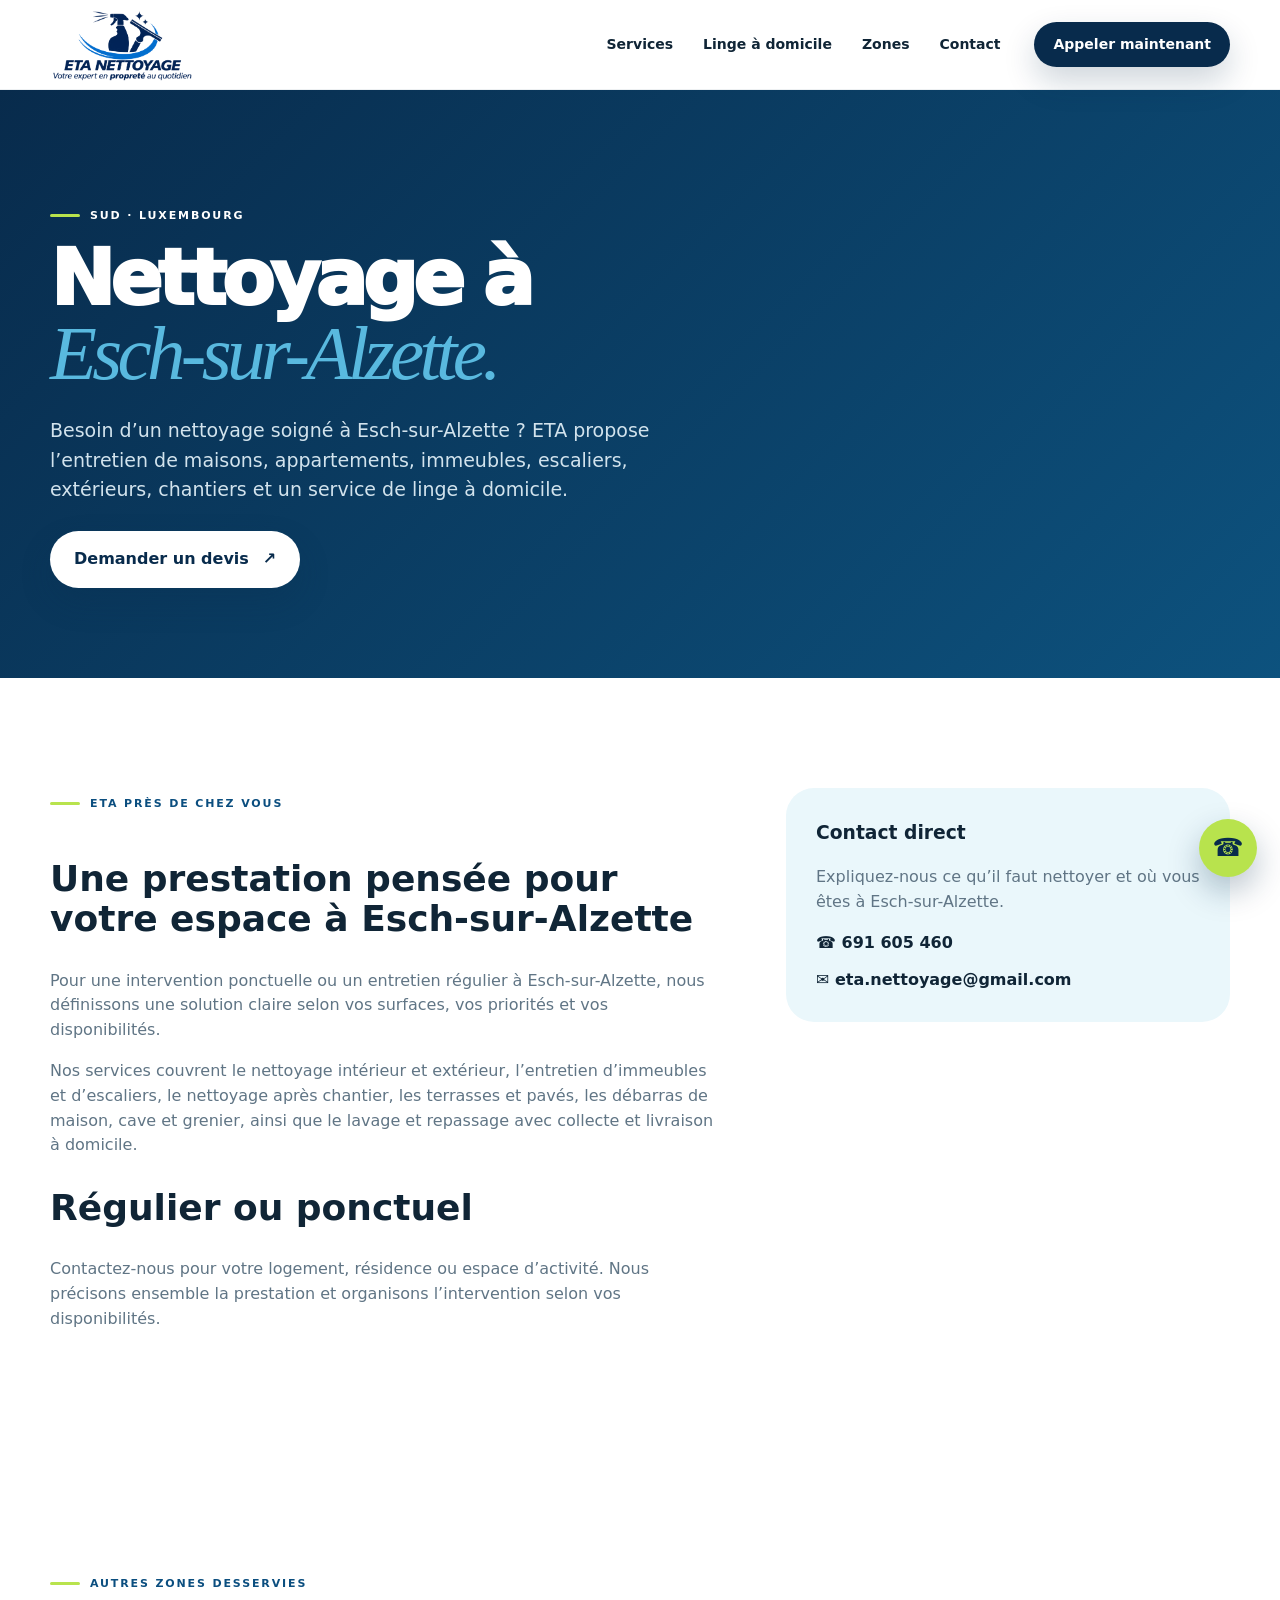
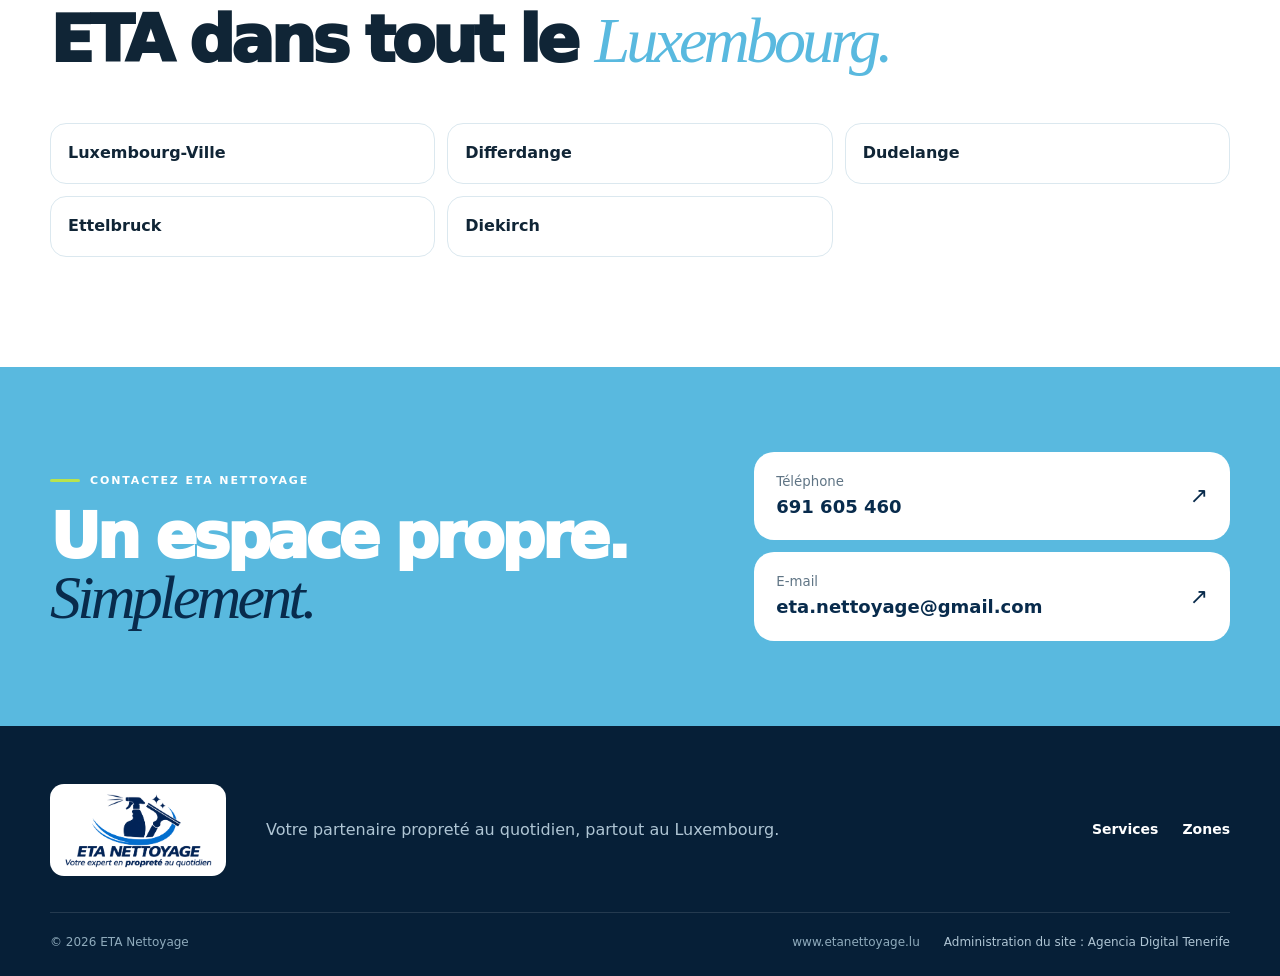
<file: villes/esch-sur-alzette.html>
<!doctype html>
<html lang="fr"><head><meta charset="utf-8"><meta name="viewport" content="width=device-width,initial-scale=1">
<title>Entreprise de nettoyage à Esch-sur-Alzette | ETA Nettoyage</title><meta name="description" content="Besoin d’un nettoyage soigné à Esch-sur-Alzette ? ETA propose l’entretien de maisons, appartements, immeubles, escaliers, extérieurs, chantiers et un service de linge à domicile."><meta name="robots" content="index,follow,max-image-preview:large"><meta name="theme-color" content="#082b4c">
<link rel="canonical" href="https://etanettoyage.lu/villes/esch-sur-alzette.html"><link rel="icon" href="../assets/favicon.svg" type="image/svg+xml"><link rel="stylesheet" href="../styles.css">
<script type="application/ld+json">{"@context":"https://schema.org","@type":"CleaningService","name":"ETA Nettoyage","url":"https://etanettoyage.lu/villes/esch-sur-alzette.html","telephone":"+352691605460","email":"eta.nettoyage@gmail.com","areaServed":"Esch-sur-Alzette","description":"Besoin d’un nettoyage soigné à Esch-sur-Alzette ? ETA propose l’entretien de maisons, appartements, immeubles, escaliers, extérieurs, chantiers et un service de linge à domicile."}</script></head>
<body><header class="site-header"><a class="brand" href="../index.html" aria-label="ETA Nettoyage, accueil"><img class="brand-logo" src="../assets/eta-logo.png" alt="ETA Nettoyage" width="236" height="80"></a><button class="menu-toggle" aria-expanded="false" aria-controls="main-nav" aria-label="Ouvrir le menu"><span></span><span></span></button><nav id="main-nav" class="main-nav"><a href="../index.html#services">Services</a><a href="../index.html#linge">Linge à domicile</a><a href="../index.html#zones">Zones</a><a href="../index.html#contact">Contact</a></nav><a class="button button-small header-call" href="tel:+352691605460">Appeler maintenant</a></header>
<main><section class="city-hero"><div class="wrap"><span class="eyebrow light">Sud · Luxembourg</span><h1>Nettoyage à<br><em>Esch-sur-Alzette.</em></h1><p>Besoin d’un nettoyage soigné à Esch-sur-Alzette ? ETA propose l’entretien de maisons, appartements, immeubles, escaliers, extérieurs, chantiers et un service de linge à domicile.</p><a class="button button-white" href="tel:+352691605460">Demander un devis <span>↗</span></a></div></section>
<section class="section wrap city-content"><article><span class="eyebrow">ETA près de chez vous</span><h2>Une prestation pensée pour votre espace à Esch-sur-Alzette</h2><p>Pour une intervention ponctuelle ou un entretien régulier à Esch-sur-Alzette, nous définissons une solution claire selon vos surfaces, vos priorités et vos disponibilités.</p><p>Nos services couvrent le nettoyage intérieur et extérieur, l’entretien d’immeubles et d’escaliers, le nettoyage après chantier, les terrasses et pavés, les débarras de maison, cave et grenier, ainsi que le lavage et repassage avec collecte et livraison à domicile.</p><h2>Régulier ou ponctuel</h2><p>Contactez-nous pour votre logement, résidence ou espace d’activité. Nous précisons ensemble la prestation et organisons l’intervention selon vos disponibilités.</p></article><aside><h3>Contact direct</h3><p>Expliquez-nous ce qu’il faut nettoyer et où vous êtes à Esch-sur-Alzette.</p><a href="tel:+352691605460">☎ 691 605 460</a><a href="mailto:eta.nettoyage@gmail.com">✉ eta.nettoyage@gmail.com</a></aside></section>
<section class="section wrap"><div class="section-heading"><span class="eyebrow">Autres zones desservies</span><h2>ETA dans tout le <em>Luxembourg.</em></h2></div><div class="city-links"><a href="luxembourg-ville.html">Luxembourg-Ville</a><a href="differdange.html">Differdange</a><a href="dudelange.html">Dudelange</a><a href="ettelbruck.html">Ettelbruck</a><a href="diekirch.html">Diekirch</a></div></section>
<section class="contact"><div class="wrap contact-inner"><div><span class="eyebrow light">Contactez ETA Nettoyage</span><h2>Un espace propre.<br><em>Simplement.</em></h2></div><div class="contact-actions"><a href="tel:+352691605460"><small>Téléphone</small><b>691 605 460</b><span>↗</span></a><a href="mailto:eta.nettoyage@gmail.com"><small>E-mail</small><b>eta.nettoyage@gmail.com</b><span>↗</span></a></div></div></section></main>
<footer class="footer"><div class="wrap footer-main"><a class="brand brand-footer" href="../index.html"><img class="brand-logo" src="../assets/eta-logo.png" alt="ETA Nettoyage" width="236" height="80"></a><p>Votre partenaire propreté au quotidien, partout au Luxembourg.</p><div><a href="../index.html#services">Services</a><a href="../index.html#zones">Zones</a></div></div><div class="wrap footer-bottom"><span>© 2026 ETA Nettoyage</span><div class="footer-links"><a href="https://etanettoyage.lu/">www.etanettoyage.lu</a><a class="site-credit" href="https://agenciadigitaltenerife.online/" target="_blank" rel="noopener">Administration du site : Agencia Digital Tenerife</a></div></div></footer><a class="floating-call" href="tel:+352691605460" aria-label="Appeler ETA Nettoyage">☎</a><script src="../script.js"></script></body></html>
</file>
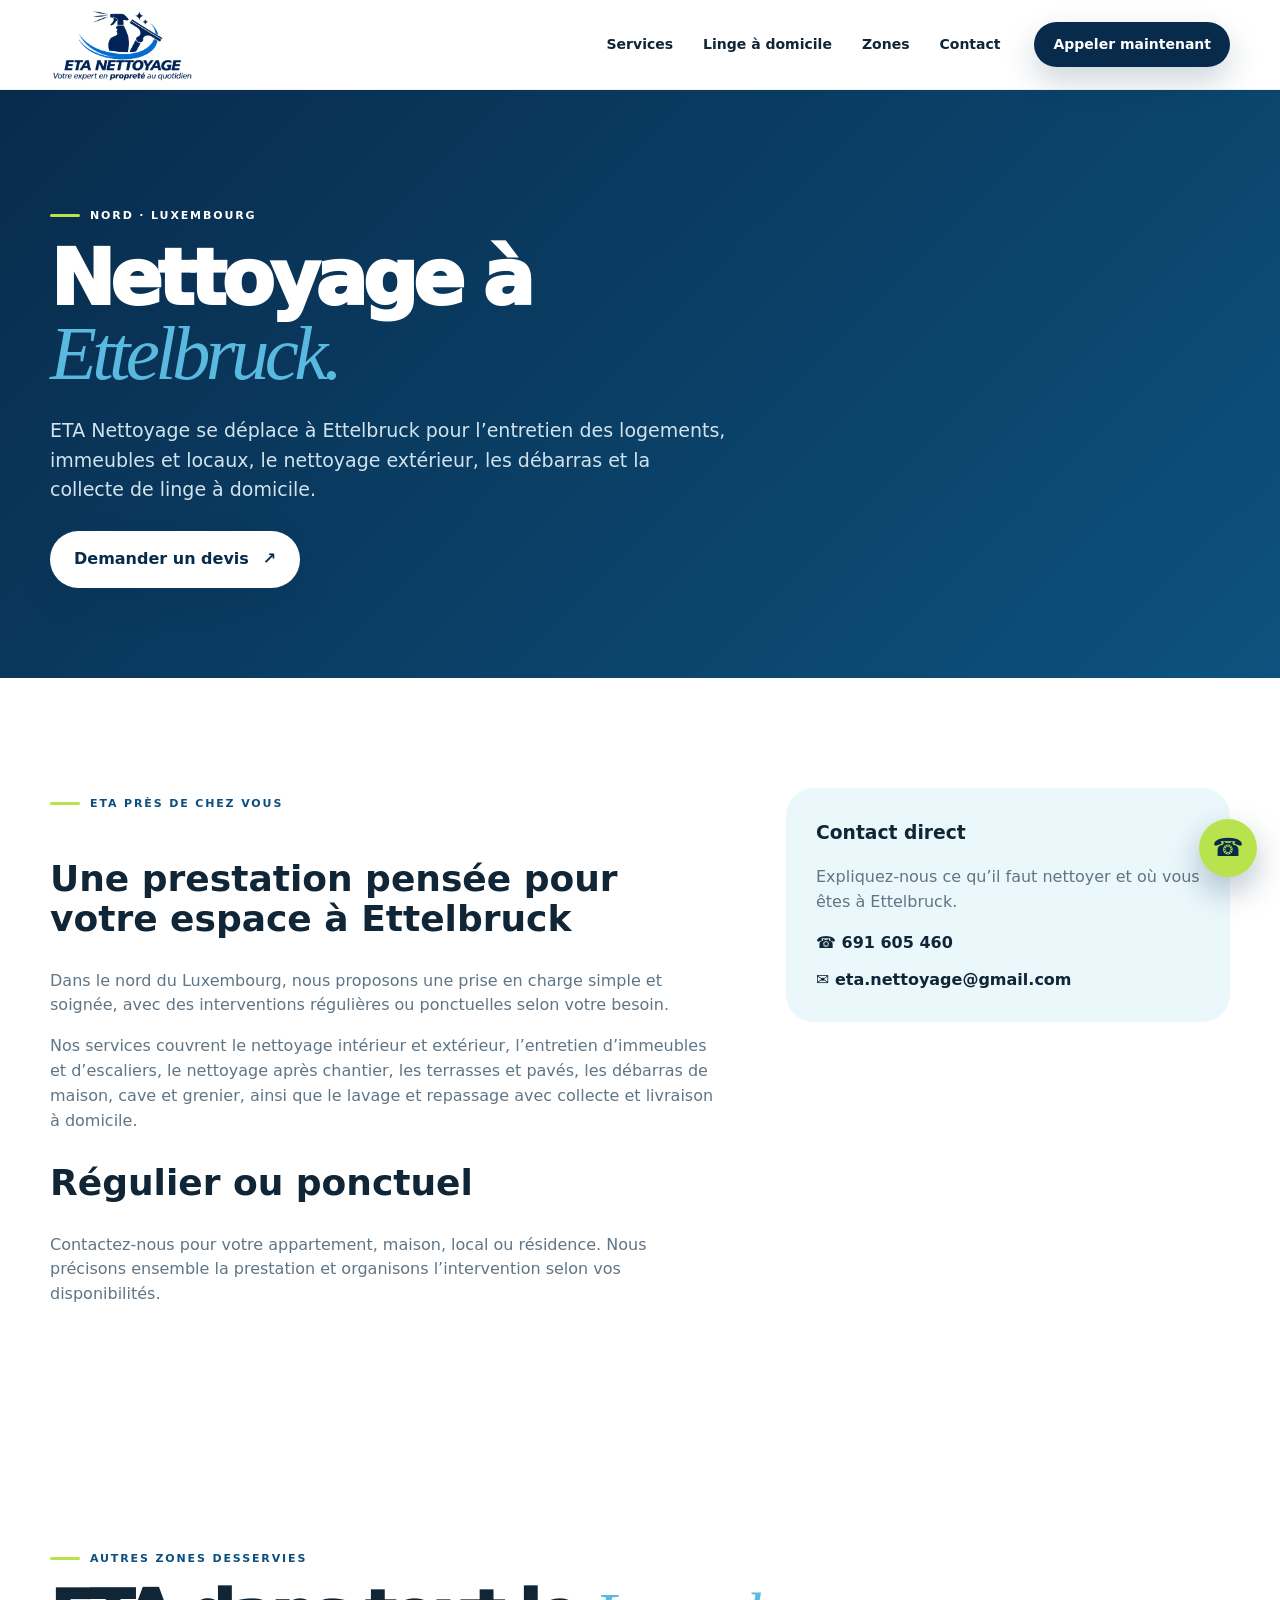
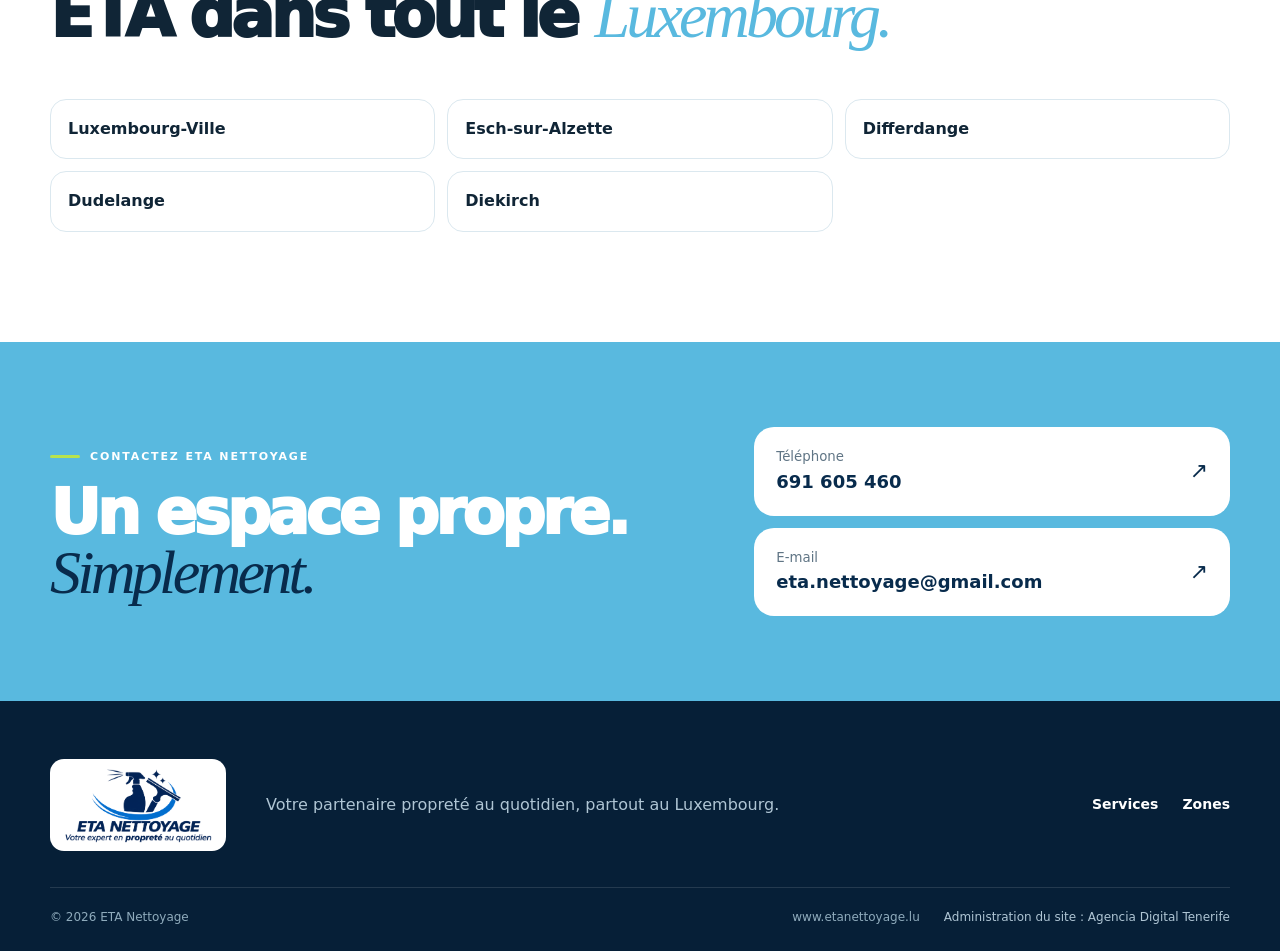
<file: villes/ettelbruck.html>
<!doctype html>
<html lang="fr"><head><meta charset="utf-8"><meta name="viewport" content="width=device-width,initial-scale=1">
<title>Entreprise de nettoyage à Ettelbruck | ETA Nettoyage</title><meta name="description" content="ETA Nettoyage se déplace à Ettelbruck pour l’entretien des logements, immeubles et locaux, le nettoyage extérieur, les débarras et la collecte de linge à domicile."><meta name="robots" content="index,follow,max-image-preview:large"><meta name="theme-color" content="#082b4c">
<link rel="canonical" href="https://etanettoyage.lu/villes/ettelbruck.html"><link rel="icon" href="../assets/favicon.svg" type="image/svg+xml"><link rel="stylesheet" href="../styles.css">
<script type="application/ld+json">{"@context":"https://schema.org","@type":"CleaningService","name":"ETA Nettoyage","url":"https://etanettoyage.lu/villes/ettelbruck.html","telephone":"+352691605460","email":"eta.nettoyage@gmail.com","areaServed":"Ettelbruck","description":"ETA Nettoyage se déplace à Ettelbruck pour l’entretien des logements, immeubles et locaux, le nettoyage extérieur, les débarras et la collecte de linge à domicile."}</script></head>
<body><header class="site-header"><a class="brand" href="../index.html" aria-label="ETA Nettoyage, accueil"><img class="brand-logo" src="../assets/eta-logo.png" alt="ETA Nettoyage" width="236" height="80"></a><button class="menu-toggle" aria-expanded="false" aria-controls="main-nav" aria-label="Ouvrir le menu"><span></span><span></span></button><nav id="main-nav" class="main-nav"><a href="../index.html#services">Services</a><a href="../index.html#linge">Linge à domicile</a><a href="../index.html#zones">Zones</a><a href="../index.html#contact">Contact</a></nav><a class="button button-small header-call" href="tel:+352691605460">Appeler maintenant</a></header>
<main><section class="city-hero"><div class="wrap"><span class="eyebrow light">Nord · Luxembourg</span><h1>Nettoyage à<br><em>Ettelbruck.</em></h1><p>ETA Nettoyage se déplace à Ettelbruck pour l’entretien des logements, immeubles et locaux, le nettoyage extérieur, les débarras et la collecte de linge à domicile.</p><a class="button button-white" href="tel:+352691605460">Demander un devis <span>↗</span></a></div></section>
<section class="section wrap city-content"><article><span class="eyebrow">ETA près de chez vous</span><h2>Une prestation pensée pour votre espace à Ettelbruck</h2><p>Dans le nord du Luxembourg, nous proposons une prise en charge simple et soignée, avec des interventions régulières ou ponctuelles selon votre besoin.</p><p>Nos services couvrent le nettoyage intérieur et extérieur, l’entretien d’immeubles et d’escaliers, le nettoyage après chantier, les terrasses et pavés, les débarras de maison, cave et grenier, ainsi que le lavage et repassage avec collecte et livraison à domicile.</p><h2>Régulier ou ponctuel</h2><p>Contactez-nous pour votre appartement, maison, local ou résidence. Nous précisons ensemble la prestation et organisons l’intervention selon vos disponibilités.</p></article><aside><h3>Contact direct</h3><p>Expliquez-nous ce qu’il faut nettoyer et où vous êtes à Ettelbruck.</p><a href="tel:+352691605460">☎ 691 605 460</a><a href="mailto:eta.nettoyage@gmail.com">✉ eta.nettoyage@gmail.com</a></aside></section>
<section class="section wrap"><div class="section-heading"><span class="eyebrow">Autres zones desservies</span><h2>ETA dans tout le <em>Luxembourg.</em></h2></div><div class="city-links"><a href="luxembourg-ville.html">Luxembourg-Ville</a><a href="esch-sur-alzette.html">Esch-sur-Alzette</a><a href="differdange.html">Differdange</a><a href="dudelange.html">Dudelange</a><a href="diekirch.html">Diekirch</a></div></section>
<section class="contact"><div class="wrap contact-inner"><div><span class="eyebrow light">Contactez ETA Nettoyage</span><h2>Un espace propre.<br><em>Simplement.</em></h2></div><div class="contact-actions"><a href="tel:+352691605460"><small>Téléphone</small><b>691 605 460</b><span>↗</span></a><a href="mailto:eta.nettoyage@gmail.com"><small>E-mail</small><b>eta.nettoyage@gmail.com</b><span>↗</span></a></div></div></section></main>
<footer class="footer"><div class="wrap footer-main"><a class="brand brand-footer" href="../index.html"><img class="brand-logo" src="../assets/eta-logo.png" alt="ETA Nettoyage" width="236" height="80"></a><p>Votre partenaire propreté au quotidien, partout au Luxembourg.</p><div><a href="../index.html#services">Services</a><a href="../index.html#zones">Zones</a></div></div><div class="wrap footer-bottom"><span>© 2026 ETA Nettoyage</span><div class="footer-links"><a href="https://etanettoyage.lu/">www.etanettoyage.lu</a><a class="site-credit" href="https://agenciadigitaltenerife.online/" target="_blank" rel="noopener">Administration du site : Agencia Digital Tenerife</a></div></div></footer><a class="floating-call" href="tel:+352691605460" aria-label="Appeler ETA Nettoyage">☎</a><script src="../script.js"></script></body></html>
</file>
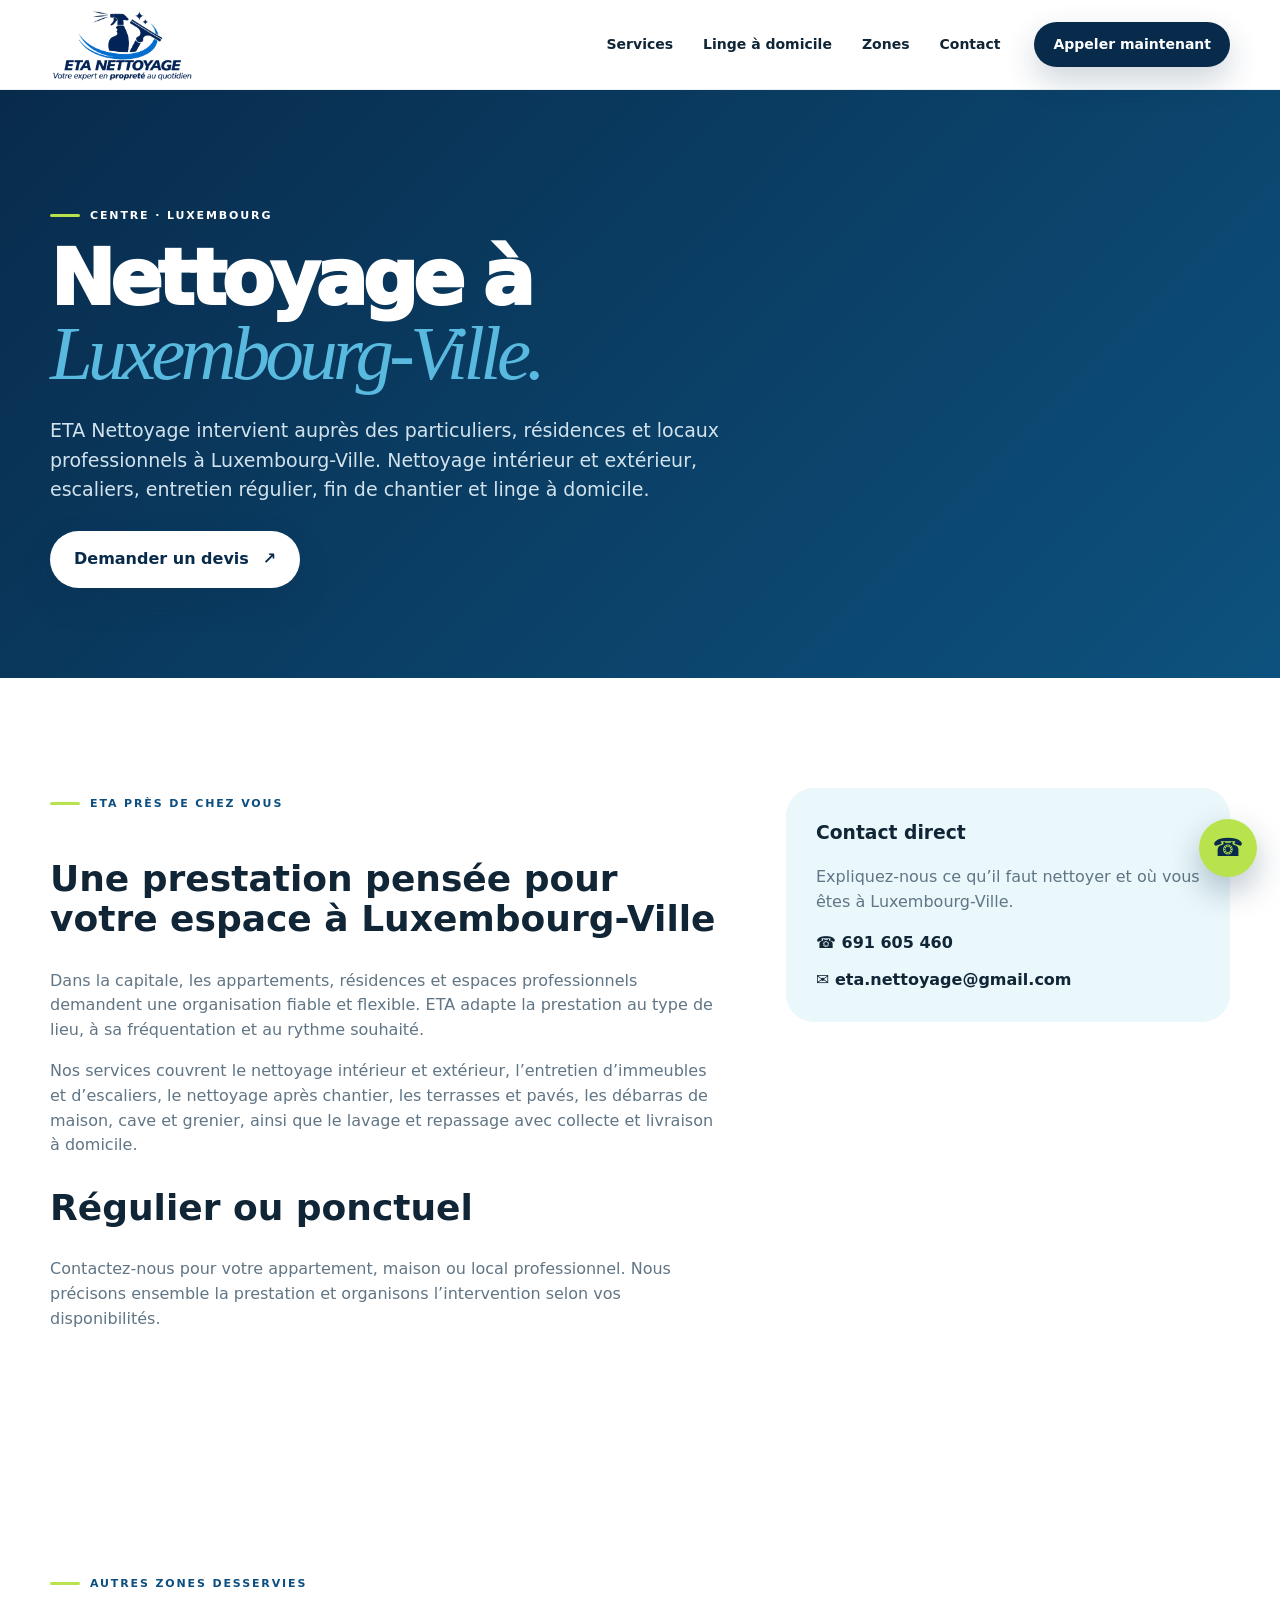
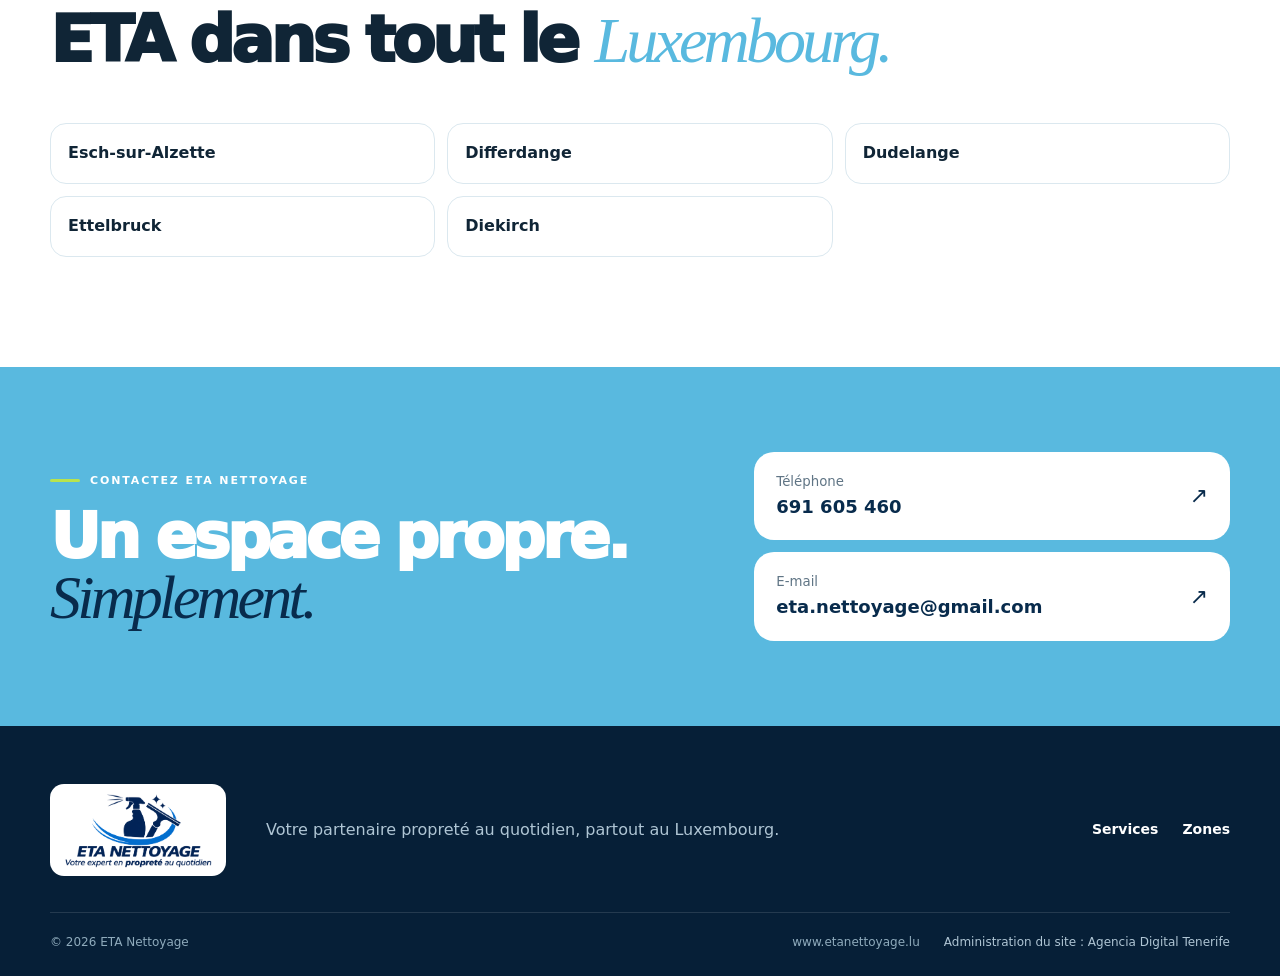
<file: villes/luxembourg-ville.html>
<!doctype html>
<html lang="fr"><head><meta charset="utf-8"><meta name="viewport" content="width=device-width,initial-scale=1">
<title>Nettoyage professionnel à Luxembourg-Ville | ETA Nettoyage</title><meta name="description" content="ETA Nettoyage intervient auprès des particuliers, résidences et locaux professionnels à Luxembourg-Ville. Nettoyage intérieur et extérieur, escaliers, entretien régulier, fin de chantier et linge à domicile."><meta name="robots" content="index,follow,max-image-preview:large"><meta name="theme-color" content="#082b4c">
<link rel="canonical" href="https://etanettoyage.lu/villes/luxembourg-ville.html"><link rel="icon" href="../assets/favicon.svg" type="image/svg+xml"><link rel="stylesheet" href="../styles.css">
<script type="application/ld+json">{"@context":"https://schema.org","@type":"CleaningService","name":"ETA Nettoyage","url":"https://etanettoyage.lu/villes/luxembourg-ville.html","telephone":"+352691605460","email":"eta.nettoyage@gmail.com","areaServed":"Luxembourg-Ville","description":"ETA Nettoyage intervient auprès des particuliers, résidences et locaux professionnels à Luxembourg-Ville. Nettoyage intérieur et extérieur, escaliers, entretien régulier, fin de chantier et linge à domicile."}</script></head>
<body><header class="site-header"><a class="brand" href="../index.html" aria-label="ETA Nettoyage, accueil"><img class="brand-logo" src="../assets/eta-logo.png" alt="ETA Nettoyage" width="236" height="80"></a><button class="menu-toggle" aria-expanded="false" aria-controls="main-nav" aria-label="Ouvrir le menu"><span></span><span></span></button><nav id="main-nav" class="main-nav"><a href="../index.html#services">Services</a><a href="../index.html#linge">Linge à domicile</a><a href="../index.html#zones">Zones</a><a href="../index.html#contact">Contact</a></nav><a class="button button-small header-call" href="tel:+352691605460">Appeler maintenant</a></header>
<main><section class="city-hero"><div class="wrap"><span class="eyebrow light">Centre · Luxembourg</span><h1>Nettoyage à<br><em>Luxembourg-Ville.</em></h1><p>ETA Nettoyage intervient auprès des particuliers, résidences et locaux professionnels à Luxembourg-Ville. Nettoyage intérieur et extérieur, escaliers, entretien régulier, fin de chantier et linge à domicile.</p><a class="button button-white" href="tel:+352691605460">Demander un devis <span>↗</span></a></div></section>
<section class="section wrap city-content"><article><span class="eyebrow">ETA près de chez vous</span><h2>Une prestation pensée pour votre espace à Luxembourg-Ville</h2><p>Dans la capitale, les appartements, résidences et espaces professionnels demandent une organisation fiable et flexible. ETA adapte la prestation au type de lieu, à sa fréquentation et au rythme souhaité.</p><p>Nos services couvrent le nettoyage intérieur et extérieur, l’entretien d’immeubles et d’escaliers, le nettoyage après chantier, les terrasses et pavés, les débarras de maison, cave et grenier, ainsi que le lavage et repassage avec collecte et livraison à domicile.</p><h2>Régulier ou ponctuel</h2><p>Contactez-nous pour votre appartement, maison ou local professionnel. Nous précisons ensemble la prestation et organisons l’intervention selon vos disponibilités.</p></article><aside><h3>Contact direct</h3><p>Expliquez-nous ce qu’il faut nettoyer et où vous êtes à Luxembourg-Ville.</p><a href="tel:+352691605460">☎ 691 605 460</a><a href="mailto:eta.nettoyage@gmail.com">✉ eta.nettoyage@gmail.com</a></aside></section>
<section class="section wrap"><div class="section-heading"><span class="eyebrow">Autres zones desservies</span><h2>ETA dans tout le <em>Luxembourg.</em></h2></div><div class="city-links"><a href="esch-sur-alzette.html">Esch-sur-Alzette</a><a href="differdange.html">Differdange</a><a href="dudelange.html">Dudelange</a><a href="ettelbruck.html">Ettelbruck</a><a href="diekirch.html">Diekirch</a></div></section>
<section class="contact"><div class="wrap contact-inner"><div><span class="eyebrow light">Contactez ETA Nettoyage</span><h2>Un espace propre.<br><em>Simplement.</em></h2></div><div class="contact-actions"><a href="tel:+352691605460"><small>Téléphone</small><b>691 605 460</b><span>↗</span></a><a href="mailto:eta.nettoyage@gmail.com"><small>E-mail</small><b>eta.nettoyage@gmail.com</b><span>↗</span></a></div></div></section></main>
<footer class="footer"><div class="wrap footer-main"><a class="brand brand-footer" href="../index.html"><img class="brand-logo" src="../assets/eta-logo.png" alt="ETA Nettoyage" width="236" height="80"></a><p>Votre partenaire propreté au quotidien, partout au Luxembourg.</p><div><a href="../index.html#services">Services</a><a href="../index.html#zones">Zones</a></div></div><div class="wrap footer-bottom"><span>© 2026 ETA Nettoyage</span><div class="footer-links"><a href="https://etanettoyage.lu/">www.etanettoyage.lu</a><a class="site-credit" href="https://agenciadigitaltenerife.online/" target="_blank" rel="noopener">Administration du site : Agencia Digital Tenerife</a></div></div></footer><a class="floating-call" href="tel:+352691605460" aria-label="Appeler ETA Nettoyage">☎</a><script src="../script.js"></script></body></html>
</file>
<file: styles.css>
:root{--navy:#082b4c;--blue:#0b4e7f;--sky:#59b9df;--ice:#eaf7fb;--mint:#b8e34d;--ink:#102536;--muted:#607585;--line:#dbe8ef;--white:#fff;--shadow:0 30px 80px rgba(8,43,76,.14);--radius:30px}
*{box-sizing:border-box}html{scroll-behavior:smooth}body{margin:0;font-family:Inter,Avenir,ui-sans-serif,system-ui,-apple-system,"Segoe UI",sans-serif;color:var(--ink);background:#fff;line-height:1.55}img{display:block;max-width:100%}a{color:inherit;text-decoration:none}.wrap{width:min(1180px,calc(100% - 40px));margin-inline:auto}.site-header{height:90px;display:flex;align-items:center;gap:34px;padding:0 max(20px,calc((100vw - 1180px)/2));background:rgba(255,255,255,.94);backdrop-filter:blur(16px);position:sticky;top:0;z-index:30;border-bottom:1px solid rgba(8,43,76,.07)}.brand{display:flex;align-items:center;gap:12px;line-height:1}.brand-mark{width:48px;height:48px;border-radius:16px 4px 16px 16px;background:var(--navy);color:white;display:grid;place-items:center;font-size:24px;font-weight:950;position:relative}.brand-mark span{font-size:12px;color:var(--mint);position:absolute;right:5px;top:4px}.brand>span:last-child{display:flex;flex-direction:column}.brand b{font-size:24px;letter-spacing:.02em}.brand small{font-size:10px;letter-spacing:.23em;font-weight:900;color:var(--blue);margin-top:5px}.main-nav{display:flex;gap:30px;margin-left:auto;font-size:14px;font-weight:750}.main-nav a{position:relative}.main-nav a:after{content:"";position:absolute;left:0;right:100%;bottom:-7px;height:2px;background:var(--sky);transition:.25s}.main-nav a:hover:after{right:0}.button{display:inline-flex;align-items:center;justify-content:center;gap:14px;border-radius:999px;background:var(--navy);color:#fff;padding:16px 24px;font-weight:850;box-shadow:0 14px 32px rgba(8,43,76,.2);transition:.25s}.button:hover{transform:translateY(-2px);background:var(--blue)}.button-small{padding:12px 19px;font-size:14px}.button-white{background:#fff;color:var(--navy)}.text-link{font-weight:800;text-decoration:underline;text-decoration-color:var(--sky);text-decoration-thickness:2px;text-underline-offset:6px}.menu-toggle{display:none;border:0;background:none;padding:9px}.menu-toggle span{display:block;width:25px;height:2px;background:var(--navy);margin:6px}.hero{min-height:700px;display:grid;grid-template-columns:minmax(420px,.8fr) minmax(520px,1.2fr);align-items:center;gap:50px;padding:70px max(20px,calc((100vw - 1180px)/2)) 100px;overflow:hidden;background:linear-gradient(135deg,#f7fbfd 0%,#fff 48%,#eaf7fb 100%)}.hero-copy{position:relative;z-index:2}.eyebrow{display:inline-flex;align-items:center;gap:10px;text-transform:uppercase;letter-spacing:.17em;font-size:11px;font-weight:900;color:var(--blue);margin-bottom:18px}.eyebrow:before{content:"";width:30px;height:3px;background:var(--mint);border-radius:4px}.eyebrow.light{color:#fff}.hero h1,.section-heading h2,.laundry h2,.method h2,.promise h2,.contact h2,.city-hero h1{font-size:clamp(48px,6vw,80px);letter-spacing:-.06em;line-height:.96;margin:0;font-weight:920}.hero h1 em,.section-heading h2 em,.method h2 em,.contact h2 em,.city-hero h1 em{font-family:Georgia,serif;font-weight:400;color:var(--sky)}.hero p{font-size:19px;color:var(--muted);max-width:590px;margin:28px 0}.hero-actions{display:flex;align-items:center;gap:25px}.hero-proof{margin-top:38px;padding-left:18px;border-left:3px solid var(--mint);display:flex;flex-direction:column}.hero-proof span{font-size:14px;color:var(--muted)}.hero-visual{position:relative;min-height:580px}.image-frame{position:absolute;inset:0 -14vw 0 0;border-radius:180px 0 0 28px;overflow:hidden;box-shadow:var(--shadow)}.image-frame img{width:100%;height:100%;object-fit:cover;object-position:center}.orbit{position:absolute;border:1px solid rgba(89,185,223,.55);border-radius:50%;pointer-events:none}.orbit-one{width:150px;height:150px;left:-70px;top:55px}.orbit-two{width:70px;height:70px;left:-22px;top:94px;background:rgba(184,227,77,.16);border-color:var(--mint)}.availability{position:absolute;left:-38px;bottom:42px;background:#fff;padding:18px 24px;border-radius:22px;box-shadow:var(--shadow);display:grid;grid-template-columns:12px auto;column-gap:10px}.availability>span{width:10px;height:10px;background:var(--mint);border-radius:50%;margin-top:5px;box-shadow:0 0 0 6px rgba(184,227,77,.16)}.availability b,.availability small{grid-column:2}.availability small{color:var(--muted)}.trust-strip{width:min(1080px,calc(100% - 40px));margin:-45px auto 0;position:relative;z-index:4;background:#fff;box-shadow:var(--shadow);border-radius:24px;display:grid;grid-template-columns:repeat(4,1fr);overflow:hidden}.trust-strip div{display:grid;grid-template-columns:auto 1fr;gap:12px;padding:25px 24px;border-right:1px solid var(--line);align-items:center}.trust-strip div:last-child{border:0}.trust-strip span{font-size:11px;color:var(--sky);font-weight:900}.trust-strip b{font-size:14px}.section{padding:110px 0}.section-heading{margin-bottom:52px}.split{display:grid;grid-template-columns:1.2fr .8fr;gap:80px;align-items:end}.section-heading h2,.method h2,.promise h2{font-size:clamp(42px,5vw,66px)}.split>p{font-size:18px;color:var(--muted);max-width:510px}.service-grid{display:grid;grid-template-columns:repeat(3,1fr);gap:18px}.service-card{border:1px solid var(--line);border-radius:var(--radius);padding:30px;min-height:285px;position:relative;transition:.25s;background:#fff}.service-card:hover{transform:translateY(-5px);box-shadow:var(--shadow);border-color:transparent}.service-no{font-size:11px;color:var(--sky);font-weight:900}.service-icon{float:right;width:48px;height:48px;border-radius:50%;display:grid;place-items:center;background:var(--ice);font-size:22px;color:var(--blue)}.service-card h3{font-size:22px;line-height:1.15;margin:58px 0 12px}.service-card p{font-size:15px;color:var(--muted);margin:0}.service-card a{display:inline-block;margin-top:18px;font-weight:850}.service-card.featured{background:var(--sky);color:var(--navy);border-color:var(--sky)}.service-card.featured p{color:#173d55}.service-card.featured .service-icon{background:#fff}.service-card.dark{background:var(--navy);color:#fff;border-color:var(--navy)}.service-card.dark p{color:#c8dbe8}.laundry{display:grid;grid-template-columns:1.05fr .95fr;min-height:680px;background:var(--navy);color:#fff}.laundry-image img{width:100%;height:100%;object-fit:cover}.laundry-copy{padding:80px max(40px,calc((100vw - 1180px)/2));padding-left:70px;display:flex;flex-direction:column;align-items:flex-start;justify-content:center}.laundry h2{font-size:clamp(42px,5vw,64px);max-width:620px}.laundry h2 em{font-family:Georgia,serif;font-weight:400;color:var(--mint)}.laundry-copy>p{font-size:18px;color:#d6e5ee;max-width:580px}.laundry ul{list-style:none;padding:0;margin:14px 0 30px;display:grid;gap:13px}.laundry li span{display:inline-grid;place-items:center;width:23px;height:23px;border-radius:50%;background:var(--mint);color:var(--navy);font-weight:950;margin-right:10px}.method{display:grid;grid-template-columns:.85fr 1.15fr;gap:100px}.steps article{display:grid;grid-template-columns:58px 1fr;gap:20px;padding:28px 0;border-bottom:1px solid var(--line)}.steps article:first-child{padding-top:0}.steps>b,.steps article>b{font-size:12px;color:var(--sky)}.steps h3{margin:0 0 7px;font-size:21px}.steps p{margin:0;color:var(--muted)}.areas{background:var(--navy);color:#fff}.areas .split>p{color:#bfd2df}.area-grid{display:grid;grid-template-columns:repeat(3,1fr);gap:16px}.area-grid a{min-height:190px;padding:28px;border-radius:26px;background:linear-gradient(145deg,#0b3a62,#0d527e);position:relative;overflow:hidden;display:flex;flex-direction:column;justify-content:flex-end;transition:.25s}.area-grid a:before{content:"";position:absolute;width:150px;height:150px;border:26px solid rgba(89,185,223,.22);border-radius:50%;right:-55px;top:-72px}.area-grid a:hover{transform:translateY(-4px);background:linear-gradient(145deg,var(--blue),var(--sky))}.area-grid span{font-size:11px;text-transform:uppercase;letter-spacing:.15em;opacity:.7}.area-grid b{font-size:22px}.area-grid i{font-style:normal;position:absolute;right:25px;bottom:27px;font-size:22px}.promise-card{border-radius:42px;background:var(--ice);padding:70px;position:relative;overflow:hidden}.promise-card:after{content:"ETA";position:absolute;right:-20px;bottom:-80px;font-size:230px;font-weight:950;color:rgba(89,185,223,.1);line-height:1}.promise-card>p{font-size:18px;color:var(--muted);max-width:720px;position:relative;z-index:1}.promise-points{display:flex;gap:55px;margin-top:38px;position:relative;z-index:1}.promise-points span{display:flex;flex-direction:column}.promise-points b{font-size:18px}.promise-points small{color:var(--muted)}.centered{text-align:center}.centered .eyebrow{justify-content:center}.faq-list{max-width:900px;margin:auto}.faq details{border-bottom:1px solid var(--line)}.faq summary{list-style:none;cursor:pointer;padding:24px 0;display:flex;justify-content:space-between;font-size:19px;font-weight:800}.faq summary::-webkit-details-marker{display:none}.faq summary span{font-size:25px;color:var(--sky)}.faq details p{margin:-5px 0 24px;color:var(--muted);max-width:760px}.contact{background:var(--sky);color:#fff;padding:85px 0;position:relative;overflow:hidden}.contact-glow{position:absolute;width:500px;height:500px;border:80px solid rgba(255,255,255,.12);border-radius:50%;left:-220px;top:-230px}.contact-inner{position:relative;display:grid;grid-template-columns:1fr .75fr;gap:70px;align-items:center}.contact h2{font-size:clamp(40px,5vw,62px)}.contact h2 em{color:var(--navy)}.contact-actions{display:grid;gap:12px}.contact-actions a{background:#fff;color:var(--navy);padding:20px 22px;border-radius:20px;display:grid;grid-template-columns:1fr auto}.contact-actions small{display:block;color:var(--muted);grid-column:1}.contact-actions b{font-size:18px;grid-column:1;overflow-wrap:anywhere}.contact-actions span{grid-row:1/3;grid-column:2;align-self:center;font-size:22px}.footer{background:#061f37;color:#fff;padding:58px 0 24px}.footer-main{display:grid;grid-template-columns:auto 1fr auto;gap:40px;align-items:center}.brand-footer .brand-mark{background:var(--sky)}.brand-footer small{color:#99bed4}.footer-main p{color:#afc5d4}.footer-main>div{display:flex;gap:24px;font-weight:700;font-size:14px}.footer-bottom{border-top:1px solid rgba(255,255,255,.12);margin-top:36px;padding-top:20px;display:flex;justify-content:space-between;font-size:12px;color:#8fabbc}.floating-call{position:fixed;right:23px;bottom:23px;width:58px;height:58px;border-radius:50%;background:var(--mint);color:var(--navy);display:grid;place-items:center;font-size:25px;box-shadow:0 14px 32px rgba(8,43,76,.28);z-index:40}.city-hero{background:linear-gradient(135deg,var(--navy),#0d527e);color:#fff;padding:110px 0 90px}.city-hero p{font-size:19px;color:#d2e3ed;max-width:680px;margin:26px 0}.city-content{display:grid;grid-template-columns:1.2fr .8fr;gap:70px}.city-content h2{font-size:36px;line-height:1.1}.city-content p,.city-content li{color:var(--muted)}.city-content aside{background:var(--ice);border-radius:28px;padding:30px;height:max-content}.city-content aside h3{margin-top:0}.city-content aside a{display:block;margin-top:12px;font-weight:800}.city-links{display:grid;grid-template-columns:repeat(3,1fr);gap:12px}.city-links a{padding:17px;border:1px solid var(--line);border-radius:16px;font-weight:750}.city-links a:hover{border-color:var(--sky);background:var(--ice)}
@media(max-width:960px){.main-nav{display:none;position:absolute;top:80px;left:20px;right:20px;background:#fff;border-radius:20px;padding:24px;box-shadow:var(--shadow);flex-direction:column}.main-nav.open{display:flex}.menu-toggle{display:block;margin-left:auto}.header-call{display:none}.hero{grid-template-columns:1fr;gap:35px;padding-top:60px}.hero-visual{min-height:500px}.image-frame{inset:0 -10vw 0 8vw}.trust-strip{grid-template-columns:repeat(2,1fr)}.service-grid,.area-grid{grid-template-columns:repeat(2,1fr)}.laundry{grid-template-columns:1fr}.laundry-image{height:480px}.laundry-copy{padding:70px 35px}.method,.contact-inner,.city-content{grid-template-columns:1fr}.footer-main{grid-template-columns:auto 1fr}.footer-main>div{display:none}}
@media(max-width:620px){.wrap{width:min(100% - 28px,1180px)}.site-header{height:76px;padding-inline:14px}.brand-mark{width:43px;height:43px}.brand b{font-size:21px}.hero{min-height:auto;padding:56px 14px 78px}.hero h1{font-size:52px}.hero p{font-size:17px}.hero-actions{align-items:flex-start;flex-direction:column}.hero-visual{min-height:400px}.image-frame{inset:0 -35vw 0 0;border-radius:100px 0 0 22px}.availability{left:10px;bottom:18px}.orbit{display:none}.trust-strip{grid-template-columns:1fr;margin-top:-34px}.trust-strip div{padding:18px 20px;border-right:0;border-bottom:1px solid var(--line)}.section{padding:78px 0}.split{grid-template-columns:1fr;gap:18px}.section-heading{margin-bottom:36px}.service-grid,.area-grid,.city-links{grid-template-columns:1fr}.laundry-image{height:340px}.laundry-copy{padding:60px 20px}.method{gap:45px}.promise-card{padding:42px 25px;border-radius:28px}.promise-points{flex-direction:column;gap:18px}.contact{padding:68px 0}.contact-inner{gap:40px}.contact-actions b{font-size:16px}.footer-main{grid-template-columns:1fr}.footer-main p{margin:0}.footer-bottom{flex-direction:column;gap:8px}.city-hero{padding:75px 0}.city-hero h1{font-size:49px}}

/* Authentic ETA identity recreated from the supplied company artwork */
.brand-logo{display:block;width:190px;height:auto}
.hero-eyebrow{display:flex;align-items:center;gap:16px;margin-bottom:24px;font-size:clamp(16px,1.55vw,21px);line-height:1.22;letter-spacing:.115em;max-width:510px}
.hero-eyebrow:before{display:none}
.hero-eyebrow img{width:74px;height:42px;object-fit:contain;flex:0 0 auto}
.hero h1{font-size:clamp(42px,5vw,66px)}
.brand-footer .brand-logo{background:#fff;border-radius:14px;padding:6px 9px;width:176px}
@media(max-width:620px){
  .brand-logo{width:158px}
  .hero-eyebrow{font-size:15px;letter-spacing:.09em;gap:12px}
  .hero-eyebrow img{width:62px;height:36px}
  .hero h1{font-size:44px}
  .brand-footer .brand-logo{width:168px}
}

/* Exact supplied ETA artwork */
.brand-logo{width:auto;height:72px;object-fit:contain}
.brand-footer .brand-logo{width:auto;height:92px;background:#fff;border-radius:14px;padding:8px 12px}
.hero-logo-symbol{position:relative;display:block;width:88px;height:56px;overflow:hidden;flex:0 0 88px}
.hero-logo-symbol img{position:absolute;max-width:none!important;width:215px!important;height:auto!important;left:-64px;top:-10px;object-fit:initial}
.footer-links{display:flex;align-items:center;gap:24px}
.site-credit{color:#afc5d4;transition:.2s}
.site-credit:hover{color:#fff;text-decoration:underline;text-underline-offset:4px}
@media(max-width:620px){
  .brand-logo{width:auto;height:58px}
  .brand-footer .brand-logo{width:auto;height:84px}
  .hero-logo-symbol{width:72px;height:48px;flex-basis:72px}
  .hero-logo-symbol img{width:180px!important;left:-55px;top:-8px}
  .footer-links{align-items:flex-start;flex-direction:column;gap:6px}
}

/* Approved spotless-home hero illustration */
.hero-logo-symbol{width:94px;height:82px;flex:0 0 94px;overflow:visible;display:grid;place-items:center}
.hero-logo-symbol img{position:static!important;display:block;width:88px!important;height:78px!important;max-width:100%!important;object-fit:contain!important}
@media(max-width:620px){
  .hero-logo-symbol{width:72px;height:64px;flex-basis:72px}
  .hero-logo-symbol img{width:68px!important;height:60px!important}
}
</file>
